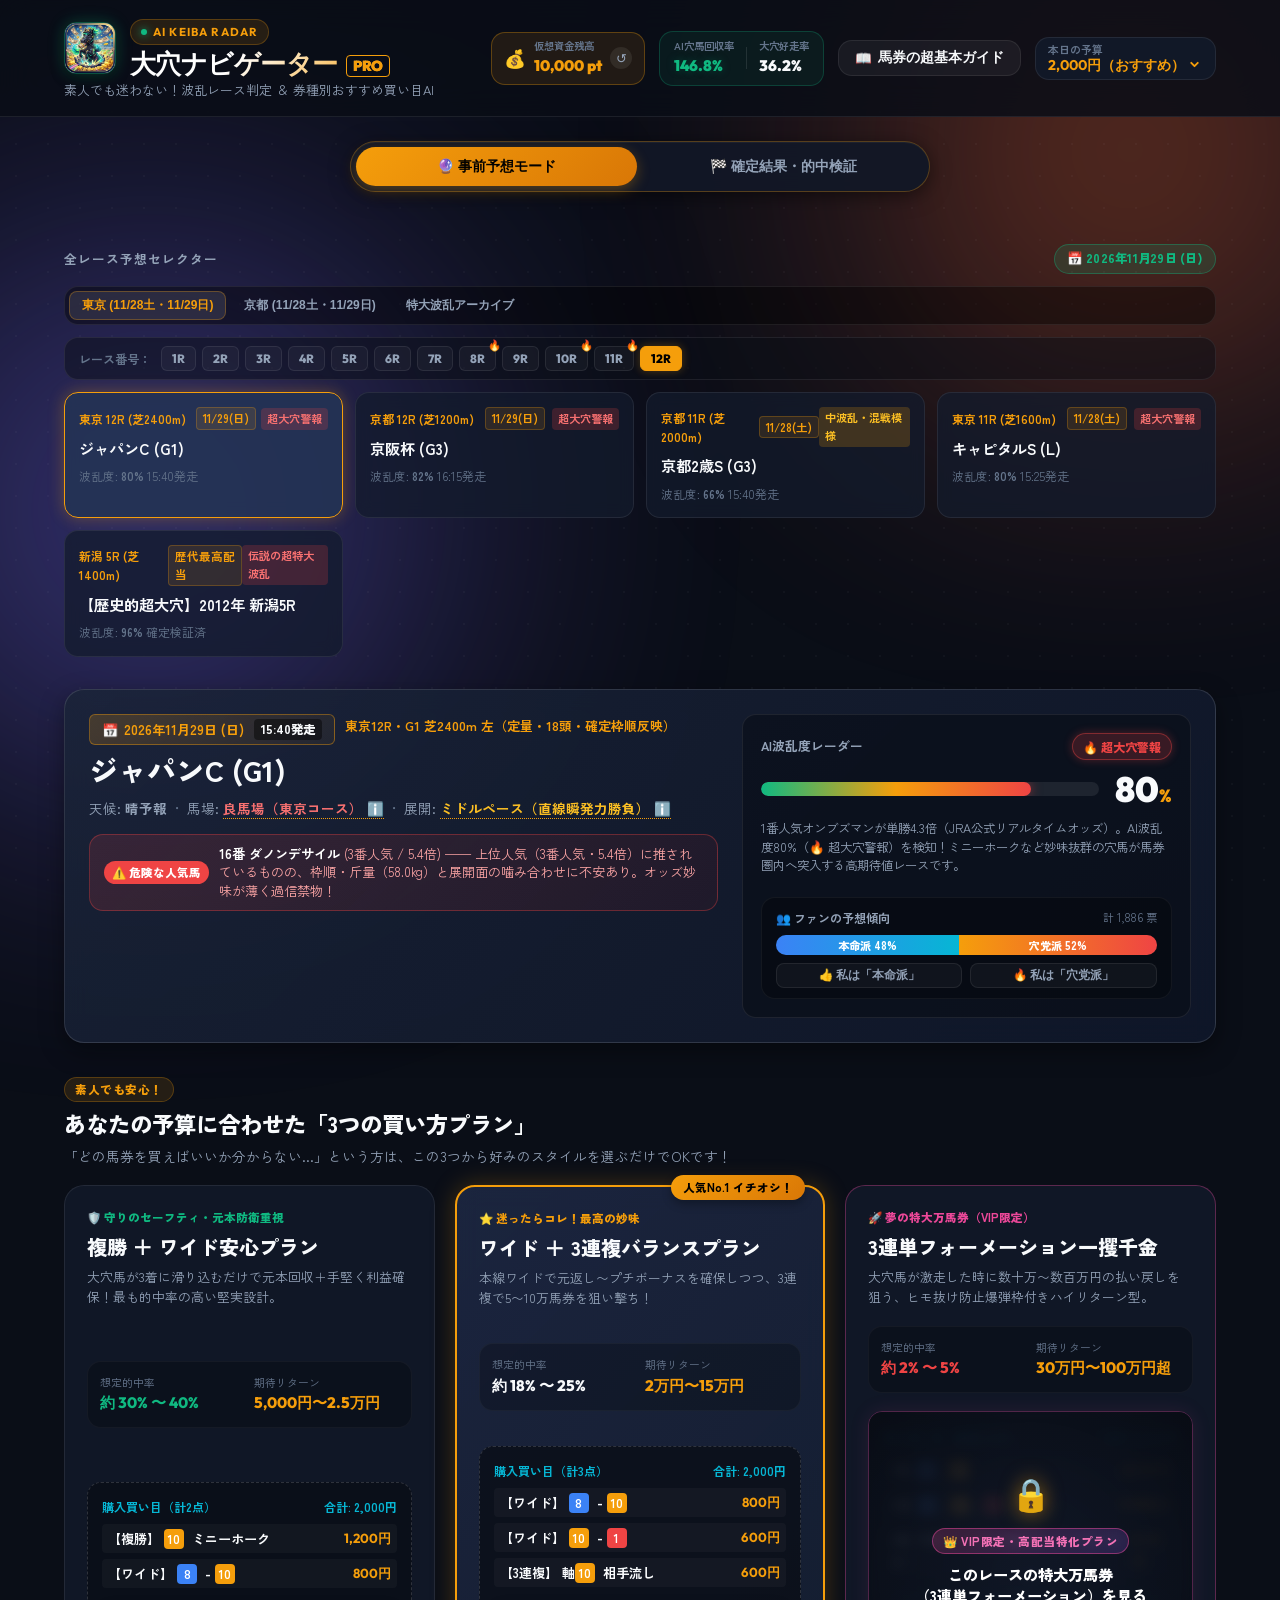
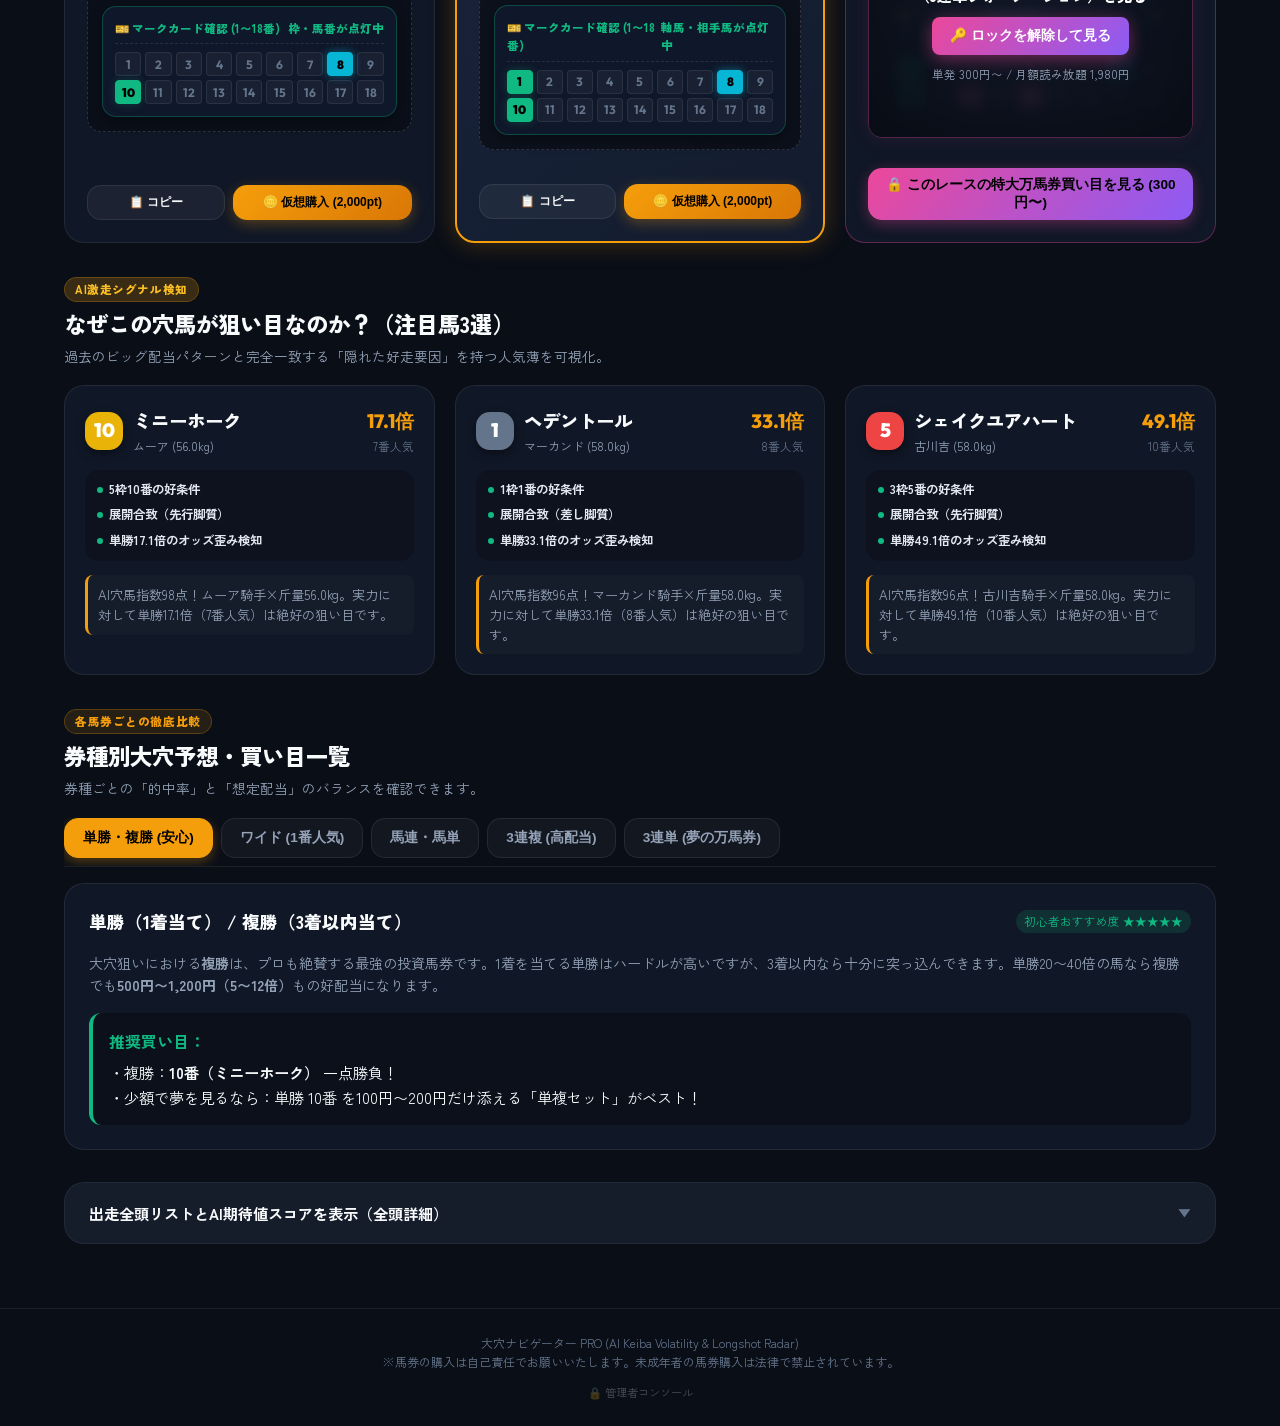
<file: index.html>
<!DOCTYPE html>
<html lang="ja">
<head>
  <meta charset="UTF-8">
  <meta name="viewport" content="width=device-width, initial-scale=1.0">
  <meta name="description" content="AI大穴競馬予測ツール - 初心者でもひと目でわかる波乱度判定と券種別おすすめ大穴買い目提案アプリ">
  <title>大穴ナビゲーター | AI競馬波乱度・穴馬予測ツール</title>
  
  <!-- Favicon & App Icons -->
  <link rel="icon" type="image/x-icon" href="favicon.ico">
  <link rel="icon" type="image/png" sizes="32x32" href="favicon-32x32.png">
  <link rel="icon" type="image/png" sizes="16x16" href="favicon-16x16.png">
  <link rel="apple-touch-icon" sizes="180x180" href="apple-touch-icon.png">
  <link rel="manifest" href="manifest.json">
  <meta name="theme-color" content="#0a0e17">
  <meta name="apple-mobile-web-app-capable" content="yes">
  <meta name="apple-mobile-web-app-status-bar-style" content="black-translucent">
  <meta name="apple-mobile-web-app-title" content="大穴ナビ">

  <!-- Canonical & OGP / SNS Card -->
  <link rel="canonical" href="https://www.oana-navi.com/">
  <meta property="og:title" content="大穴ナビゲーター PRO | AI競馬波乱度・穴馬予測ツール">
  <meta property="og:description" content="初心者でもひと目でわかる波乱度判定と券種別おすすめ大穴買い目提案アプリ">
  <meta property="og:image" content="https://www.oana-navi.com/icon-512.png">
  <meta property="og:url" content="https://www.oana-navi.com/">
  <meta property="og:type" content="website">
  <meta name="twitter:card" content="summary">

  <link rel="preconnect" href="https://fonts.googleapis.com">
  <link rel="preconnect" href="https://fonts.gstatic.com" crossorigin>
  <link href="https://fonts.googleapis.com/css2?family=Outfit:wght@400;600;700;800;900&family=Zen+Kaku+Gothic+New:wght@400;500;700;900&display=swap" rel="stylesheet">
  <link rel="stylesheet" href="style.css?v=20261028_arrow">
</head>
<body>
  <!-- 背景エフェクト -->
  <div class="bg-glow bg-glow-1"></div>
  <div class="bg-glow bg-glow-2"></div>
  <div class="bg-pattern"></div>

  <!-- ヘッダー -->
  <header class="app-header">
    <div class="header-container">
      <div class="brand">
        <div class="brand-header-flex">
          <img src="apple-touch-icon.png" alt="大穴ナビゲーター ロゴ" class="brand-logo-img">
          <div class="brand-header-text">
            <div class="brand-badge">
              <span class="pulse-dot"></span> AI KEIBA RADAR
            </div>
            <h1 class="brand-title">大穴ナビゲーター <span>PRO</span></h1>
          </div>
        </div>
        <p class="brand-subtitle">素人でも迷わない！波乱レース判定 ＆<br class="sp-only"> 券種別おすすめ買い目AI</p>
      </div>
      <div class="header-actions">
        <!-- 仮想馬券シミュレーター ウォレット -->
        <div class="wallet-badge" id="wallet-badge" title="ノーリスクで楽しめる仮想資金">
          <span class="wallet-icon">💰</span>
          <div class="wallet-info">
            <span class="wallet-label">仮想資金残高</span>
            <span class="wallet-val" id="wallet-balance">10,000 pt</span>
          </div>
          <button class="wallet-reset-btn" id="wallet-reset-btn" title="資金を10,000ptにリセット">↺</button>
        </div>

        <!-- AI通算信頼性サマリーバッジ -->
        <div class="ai-track-record-badge" title="直近100レースのバックテスト実績">
          <div class="record-item">
            <span class="record-label">AI穴馬回収率</span>
            <span class="record-val highlight-green">146.8%</span>
          </div>
          <div class="record-divider"></div>
          <div class="record-item">
            <span class="record-label">大穴好走率</span>
            <span class="record-val">36.2%</span>
          </div>
        </div>

        <button id="btn-beginner-guide" class="btn btn-outline" aria-label="買い方初心者ガイドを開く">
          <span class="icon">📖</span> 馬券の超基本ガイド
        </button>
        <div class="budget-selector" title="予算に応じたおすすめ買い目を自動計算">
          <div class="budget-info">
            <span class="budget-label">本日の予算</span>
            <select id="budget-select">
              <option value="1000">1,000円（お試し）</option>
              <option value="2000" selected>2,000円（おすすめ）</option>
              <option value="3000">3,000円（しっかり）</option>
              <option value="5000">5,000円（勝負）</option>
            </select>
          </div>
        </div>
      </div>
    </div>
  </header>

  <!-- メインコンテンツ -->
  <main class="main-container">
    <!-- 予想中 / 結果検証モード切り替え（全幅モダンセグメントタブ） -->
    <div class="mode-toggle-container">
      <div class="mode-toggle-group">
        <button id="mode-prediction-btn" class="mode-btn active">🔮 事前予想モード</button>
        <button id="mode-result-btn" class="mode-btn">🏁 確定結果・的中検証</button>
      </div>
    </div>

    <!-- レース選択バー（全競馬場・全レース対応） -->
    <section class="race-selector-section" aria-label="レース選択">
      <div class="selector-header">
        <div class="selector-title-row">
          <div class="selector-title-with-date">
            <span class="section-label">全レース予想セレクター</span>
            <span class="race-date-pill" id="selector-date-pill">📅 2026年11月29日 (日)</span>
          </div>
          <!-- 競馬場タブ -->
          <div class="venue-tabs" id="venue-tabs">
            <button class="venue-btn active" data-venue="tokyo">東京 (11/28土・11/29日)</button>
            <button class="venue-btn" data-venue="kyoto">京都 (11/28土・11/29日)</button>
            <button class="venue-btn" data-venue="archive">特大波乱アーカイブ</button>
          </div>
        </div>
      </div>

      <!-- レース番号一覧（1R〜12R） -->
      <div class="race-round-selector">
        <span class="round-label">レース番号：</span>
        <div class="round-buttons" id="round-buttons">
          <!-- 1R〜12RのボタンをJSで生成 -->
        </div>
      </div>

      <!-- レースカード一覧（波乱度サマリー） -->
      <div class="race-cards-carousel" id="race-list-container">
        <!-- JSでレースタブ/カードを生成 -->
      </div>
    </section>

    <!-- レース結果・的中判定エリア（確定結果モード時に最優先表示） -->
    <section class="result-verification-section" id="result-verification-section" style="display: none;" aria-label="レース結果と的中判定">
      <!-- JSで動的レンダリング -->
    </section>

    <!-- レースヘッダー情報＆波乱度インジケーター -->
    <section class="race-overview-card" id="race-overview">
      <div class="overview-main">
        <div class="race-date-badge-row">
          <span class="race-date-highlight" id="race-date-badge">📅 2026年11月1日 (日) 15:40発走</span>
          <div class="race-meta-badge" id="race-badge">東京11R・G1 芝2000m（定量・17頭立て・確定枠順反映）</div>
        </div>
        <h2 class="race-name" id="race-title">第174回 天皇賞（秋）(G1)</h2>
        <div class="race-conditions" id="race-conditions">
          <span>天候: <strong>晴</strong></span>
          <span class="sep">•</span>
          <span>馬場: <strong class="badge-heavy tooltip-trigger" data-tip="馬場の水分量・荒れ具合。良＝走りやすい、重・不良＝滑りやすく波乱が起きやすい">良馬場（超高速芝）ℹ️</strong></span>
          <span class="sep">•</span>
          <span>展開: <strong class="badge-pace tooltip-trigger" data-tip="レースのペース。ハイペース＝前がバテて差し穴馬が有利、スロー＝前残り有利">ミドルペースℹ️</strong></span>
        </div>

        <!-- ⚠️ 危険な人気馬アラート（消し馬判定） -->
        <div class="danger-horse-banner" id="danger-horse-banner">
          <!-- 動的レンダリング -->
        </div>
      </div>

      <!-- 波乱度メーター ＆ みんなの支持率バー -->
      <div class="volatility-card">
        <div class="volatility-header">
          <span class="volatility-title">AI波乱度レーダー</span>
          <span class="volatility-level-badge" id="volatility-badge">⚠️ 中波乱・混戦模様</span>
        </div>
        <div class="volatility-visual">
          <div class="volatility-meter-outer">
            <div class="volatility-meter-inner" id="volatility-bar" style="width: 68%;"></div>
          </div>
          <div class="volatility-score" id="volatility-score">68<span>%</span></div>
        </div>
        <p class="volatility-desc" id="volatility-desc">
          実力伯仲の混戦模様！直線の瞬発力勝負で人気薄の追い込み馬が飛び込む大穴パターン。
        </p>

        <!-- 👥 みんなの支持率ソーシャルバー -->
        <div class="community-poll-box" id="community-poll-box">
          <div class="poll-header">
            <span class="poll-title">👥 ファンの予想傾向</span>
            <span class="poll-count" id="poll-voters-count">計 1,842 票</span>
          </div>
          <div class="poll-bar-wrapper">
            <div class="poll-bar-seg favorite-seg" id="poll-fav-bar" style="width: 58%;">
              <span>本命派 58%</span>
            </div>
            <div class="poll-bar-seg underdog-seg" id="poll-under-bar" style="width: 42%;">
              <span>穴党派 42%</span>
            </div>
          </div>
          <div class="poll-action-buttons">
            <button class="poll-vote-btn" id="vote-fav-btn">👍 私は「本命派」</button>
            <button class="poll-vote-btn" id="vote-under-btn">🔥 私は「穴党派」</button>
          </div>
        </div>
      </div>
    </section>

    <!-- 初心者向け：今すぐ買えるおすすめ3コース -->
    <section class="recommendation-section" aria-label="おすすめ買い方コース">
      <div class="section-header">
        <div>
          <span class="section-badge">素人でも安心！</span>
          <h3 class="section-title">あなたの予算に合わせた「3つの買い方プラン」</h3>
        </div>
        <p class="section-caption">「どの馬券を買えばいいか分からない…」という方は、この3つから好みのスタイルを選ぶだけでOKです！</p>
      </div>

      <div class="plans-grid" id="plans-container">
        <!-- プランカード1: ローリスク安心コース -->
        <!-- プランカード2: バランス一攫千金コース (イチオシ) -->
        <!-- プランカード3: 夢の超特大万馬券コース -->
      </div>
    </section>

    <!-- 本日の厳選激走穴馬（なぜこの馬なのか？） -->
    <section class="dark-horses-section" aria-label="激走穴馬ピックアップ">
      <div class="section-header">
        <div>
          <span class="section-badge bg-gold">AI激走シグナル検知</span>
          <h3 class="section-title">なぜこの穴馬が狙い目なのか？（注目馬3選）</h3>
        </div>
        <p class="section-caption">過去のビッグ配当パターンと完全一致する「隠れた好走要因」を持つ人気薄を可視化。</p>
      </div>

      <div class="horses-grid" id="horses-container">
        <!-- 穴馬カードが動的に生成されます -->
      </div>
    </section>

    <!-- 券種別詳細シミュレーション（中・上級者向け＆比較） -->
    <section class="bet-types-section" aria-label="各馬券種別の詳細予想">
      <div class="section-header">
        <div>
          <span class="section-badge">各馬券ごとの徹底比較</span>
          <h3 class="section-title">券種別大穴予想・買い目一覧</h3>
        </div>
        <p class="section-caption">券種ごとの「的中率」と「想定配当」のバランスを確認できます。</p>
      </div>

      <div class="bet-tabs" role="tablist">
        <button class="bet-tab active" data-bet="tansho-fukusho">単勝・複勝 (安心)</button>
        <button class="bet-tab" data-bet="wide">ワイド (1番人気)</button>
        <button class="bet-tab" data-bet="umaren">馬連・馬単</button>
        <button class="bet-tab" data-bet="sanrenpuku">3連複 (高配当)</button>
        <button class="bet-tab" data-bet="sanrentan">3連単 (夢の万馬券)</button>
      </div>

      <div class="bet-tab-content-panel" id="bet-tab-content">
        <!-- タブごとの買い目・期待配当・解説 -->
      </div>
    </section>

    <!-- 出走全頭オッズ＆AIスコア表 -->
    <section class="all-runners-section" aria-label="出走全頭表">
      <details class="runners-accordion">
        <summary class="runners-summary">
          <span>出走全頭リストとAI期待値スコアを表示（全頭詳細）</span>
          <span class="accordion-arrow">▼</span>
        </summary>
        <div class="table-responsive">
          <table class="runners-table">
            <thead>
              <tr>
                <th>枠/馬番</th>
                <th>馬名</th>
                <th><span class="tooltip-trigger" data-tip="騎手と背負う重さ。1kg軽いと約1馬身分有利とされます">騎手/斤量ℹ️</span></th>
                <th>単勝オッズ/人気</th>
                <th><span class="tooltip-trigger" data-tip="逃げ・先行・差し・追込など馬の得意な走り方。展開に大きく影響します">脚質ℹ️</span></th>
                <th><span class="tooltip-trigger" data-tip="AIが算出した穴馬としての激走期待値。80点以上は激走要注意">AI穴馬指数ℹ️</span></th>
                <th>評価判定</th>
              </tr>
            </thead>
            <tbody id="runners-tbody">
              <!-- 動的生成 -->
            </tbody>
          </table>
        </div>
      </details>
    </section>

  </main>

  <!-- フッター -->
  <footer class="app-footer">
    <div class="footer-container">
      <p class="footer-brand">大穴ナビゲーター PRO (AI Keiba Volatility & Longshot Radar)</p>
      <p class="footer-note">※馬券の購入は自己責任でお願いいたします。未成年者の馬券購入は法律で禁止されています。</p>
      <div style="margin-top:12px; font-size:0.7rem;">
        <a href="admin.html" style="color:rgba(255,255,255,0.25); text-decoration:none; transition:color 0.2s;" onmouseover="this.style.color='#f59e0b'" onmouseout="this.style.color='rgba(255,255,255,0.25)'">🔒 管理者コンソール</a>
      </div>
    </div>
  </footer>

  <!-- 初心者ガイドモーダル -->
  <div class="modal-backdrop" id="guide-modal" hidden>
    <div class="modal-window">
      <div class="modal-header">
        <h3>🔰 素人でも3分でわかる馬券選びのルール</h3>
        <button class="modal-close" id="modal-close-btn" aria-label="閉じる">&times;</button>
      </div>
      <div class="modal-body">
        <div class="guide-item">
          <div class="guide-badge green">基本のキ</div>
          <h4>大穴を狙う初心者は「複勝」か「ワイド」から！</h4>
          <p>
            大穴馬は<strong>「1着になるのは難しいが、2着や3着に紛れ込む」</strong>確率が最も高いです。<br>
            単勝（1着当て）ではなく、3着以内に入れば当たる<strong>「複勝」</strong>や、2頭が3着以内に入る<strong>「ワイド」</strong>を選ぶと、驚くほど的中率が上がり、数千円〜数万円の美味しい配当が手に入ります。
          </p>
        </div>

        <div class="guide-item">
          <div class="guide-badge orange">馬券の種類別：大穴狙いの相性</div>
          <ul class="guide-list">
            <li><strong>複勝（おすすめ度 ★★★★★）:</strong> 3着以内に入ればOK。穴馬なら100円が1,000円〜3,000円（10〜30倍）に化けます。最も負けにくい買い方。</li>
            <li><strong>ワイド（おすすめ度 ★★★★★）:</strong> 3着以内に入る2頭を当てる。「人気馬＋大穴馬」の組み合わせを買うのが一番の勝ちパターン。</li>
            <li><strong>3連複（おすすめ度 ★★★★☆）:</strong> 3着以内に入る3頭を着順不問で当てる。「軸馬1頭＋相手に大穴」を絡めると10万馬券も狙えます。</li>
            <li><strong>3連単（おすすめ度 ★★☆☆☆）:</strong> 1〜3着を順番通り当てる。当たれば数百万円ですが、初心者が闇雲に買うと資金がすぐ尽きます。</li>
          </ul>
        </div>

        <div class="guide-item">
          <div class="guide-badge purple">大穴ナビゲーターの使い方</div>
          <p>
            1. 「波乱度」が<strong>70%以上</strong>のレースだけを狙う（堅いレースは見送る）。<br>
            2. アプリの「おすすめ3プラン」から、自分の予算に合ったカードの買い目をそのまま買う。<br>
            3. これだけで無理のない資金管理で超高額配当のワクワクを楽しめます！
          </p>
        </div>
      </div>
      <div class="modal-footer">
        <button class="btn btn-primary" id="modal-understand-btn">理解した！予想を見る</button>
      </div>
    </div>
  </div>

  <!-- 🔒 プレミアム買い目アンロック（note単発 300円 / 月額1,980円）モーダル -->
  <div class="modal-backdrop" id="premium-modal" hidden>
    <div class="modal-window" style="max-width: 520px;">
      <div class="modal-header">
        <h3 style="display:flex; align-items:center; gap:8px;">
          <span>👑 特大万馬券・限定買い目アンロック</span>
        </h3>
        <button class="modal-close" id="premium-close-btn" aria-label="閉じる">&times;</button>
      </div>
      <div class="modal-body">
        <p style="font-size:0.9rem; color:var(--text-muted); line-height:1.6;">
          AIが厳選した<strong>「超特大万馬券（3連単完全フォーメーション）」</strong>は、note有料記事または月額メンバーシップ限定で公開しています。
        </p>

        <div style="display:grid; grid-template-columns:1fr 1fr; gap:14px; margin-top:8px;">
          <!-- 単発プラン -->
          <div style="background:rgba(255,255,255,0.03); border:1px solid var(--border-color); border-radius:12px; padding:16px; display:flex; flex-direction:column; justify-content:space-between; gap:10px;">
            <div>
              <span class="guide-badge green">お試し単発</span>
              <h4 style="font-size:1.05rem; margin-top:6px;">このレースだけ</h4>
              <p style="font-size:0.78rem; color:var(--text-dim); margin-top:4px;">G1や気になる勝負レースだけピンポイントで購入したい方向け。</p>
            </div>
            <div>
              <div style="font-family:var(--font-display); font-size:1.4rem; font-weight:900; color:var(--accent-gold);">
                300 <span style="font-size:0.8rem; color:var(--text-muted);">円/レース</span>
              </div>
              <a href="https://note.com/oana_navi" target="_blank" rel="noopener noreferrer" class="btn btn-outline" style="width:100%; justify-content:center; margin-top:8px; font-size:0.75rem;" onclick="window.OanaAnalytics && OanaAnalytics.trackEvent('note_click', { planType: 'single' })">
                noteで単発購入 ↗
              </a>
            </div>
          </div>

          <!-- 月額プラン (イチオシ) -->
          <div style="background:linear-gradient(135deg, rgba(245,158,11,0.1), rgba(239,68,68,0.05)); border:2px solid var(--accent-gold); border-radius:12px; padding:16px; display:flex; flex-direction:column; justify-content:space-between; gap:10px; position:relative;">
            <div style="position:absolute; top:-10px; right:10px; background:var(--accent-gold); color:#000; font-size:0.65rem; font-weight:900; padding:2px 8px; border-radius:10px;">
              一番人気！
            </div>
            <div>
              <span class="guide-badge orange">月額読み放題</span>
              <h4 style="font-size:1.05rem; margin-top:6px;">週末全勝負レース</h4>
              <p style="font-size:0.78rem; color:var(--text-dim); margin-top:4px;">月8〜10レースの限定買い目がすべて見放題。1レースあたり実質約200円！</p>
            </div>
            <div>
              <div style="font-family:var(--font-display); font-size:1.4rem; font-weight:900; color:var(--accent-neon-green);">
                1,980 <span style="font-size:0.8rem; color:var(--text-muted);">円/月</span>
              </div>
              <a href="https://note.com/oana_navi" target="_blank" rel="noopener noreferrer" class="btn btn-primary" style="width:100%; justify-content:center; margin-top:8px; font-size:0.75rem;" onclick="window.OanaAnalytics && OanaAnalytics.trackEvent('note_click', { planType: 'monthly' })">
                メンバーシップ参加 ↗
              </a>
            </div>
          </div>
        </div>

        <div style="margin-top:14px; padding:12px; background:rgba(255,255,255,0.02); border:1px dashed rgba(255,255,255,0.15); border-radius:10px; text-align:center;">
          <p style="font-size:0.75rem; color:var(--text-muted); margin-bottom:8px;">
            【動作確認・会員様向け】購入後またはデモ体験としてロックを解除しますか？
          </p>
          <button class="btn btn-outline" style="font-size:0.75rem; padding:6px 14px; border-color:#10b981; color:#10b981;" onclick="unlockPlan3(true)">
            🔓 会員として買い目をアンロック表示する
          </button>
        </div>

        <p style="font-size:0.75rem; color:var(--text-dim); text-align:center; margin-top:8px;">
          ※noteのアカウントをお持ちであれば、クレジットカード等ですぐにご利用いただけます。
        </p>
      </div>
    </div>
  </div>

  <script src="analytics.js?v=20261030_v2"></script>
  <script src="app.js?v=20261030_v2"></script>
</body>
</html>
</file>
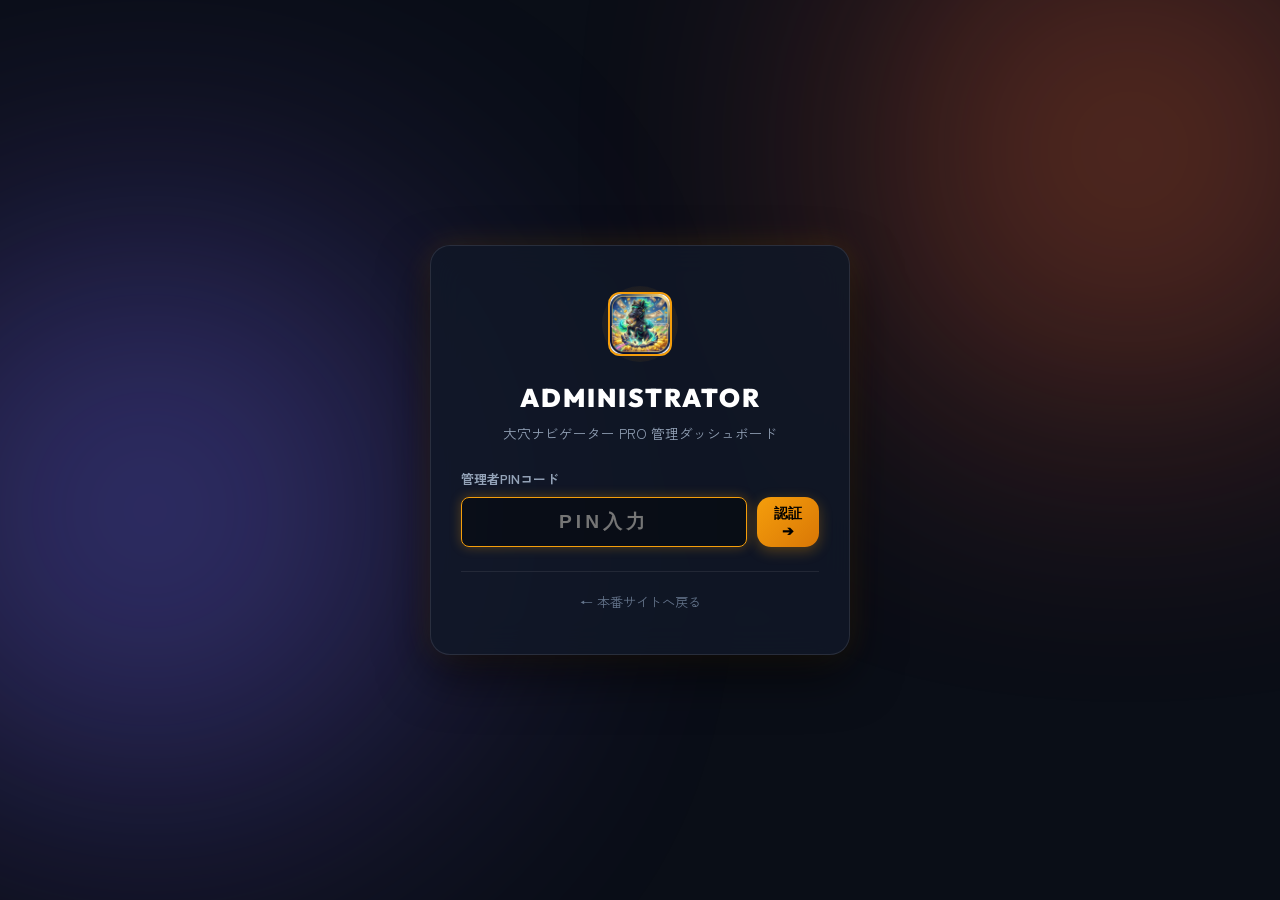
<file: admin.html>
<!DOCTYPE html>
<html lang="ja">
<head>
  <meta charset="UTF-8">
  <meta name="viewport" content="width=device-width, initial-scale=1.0">
  <meta name="robots" content="noindex, nofollow">
  <title>大穴ナビゲーター PRO | 管理者ダッシュボード</title>

  <!-- Favicon & App Icons -->
  <link rel="icon" type="image/x-icon" href="favicon.ico">
  <link rel="apple-touch-icon" sizes="180x180" href="apple-touch-icon.png">

  <!-- Fonts & Styles -->
  <link rel="preconnect" href="https://fonts.googleapis.com">
  <link rel="preconnect" href="https://fonts.gstatic.com" crossorigin>
  <link href="https://fonts.googleapis.com/css2?family=Outfit:wght@400;600;700;800;900&family=Zen+Kaku+Gothic+New:wght@400;500;700;900&display=swap" rel="stylesheet">
  <link rel="stylesheet" href="style.css">
  <link rel="stylesheet" href="admin.css">
</head>
<body class="admin-body">
  <!-- 背景グローエフェクト -->
  <div class="bg-glow bg-glow-1"></div>
  <div class="bg-glow bg-glow-2"></div>

  <!-- 🔒 管理者PIN認証画面 -->
  <div id="admin-auth-screen" class="admin-auth-container">
    <div class="admin-auth-card">
      <div class="admin-auth-icon">
        <img src="icon.png" alt="大穴ナビ" class="auth-mascot">
      </div>
      <h2 class="auth-title">ADMINISTRATOR</h2>
      <p class="auth-subtitle">大穴ナビゲーター PRO 管理ダッシュボード</p>
      
      <div class="pin-input-group">
        <label for="admin-pin" class="pin-label">管理者PINコード</label>
        <div class="pin-inputs">
          <input type="password" id="admin-pin" maxlength="6" placeholder="PIN入力" autofocus>
          <button id="admin-login-btn" class="btn btn-primary">認証 ➔</button>
        </div>
        <p id="auth-error-msg" class="auth-error" hidden>PINコードが正しくありません</p>
      </div>
      <div class="auth-footer">
        <a href="index.html" class="back-to-site">← 本番サイトへ戻る</a>
      </div>
    </div>
  </div>

  <!-- 📊 管理者メインダッシュボード画面 -->
  <div id="admin-dashboard" class="admin-main-container" hidden>
    <!-- ヘッダーバー -->
    <header class="admin-header">
      <div class="admin-brand">
        <img src="icon.png" alt="ロゴ" class="admin-logo-img">
        <div>
          <h1 class="admin-title">大穴ナビゲーター PRO <span class="badge-admin">ADMIN CONSOLE</span></h1>
          <p class="admin-meta">リアルタイム分析・売上収益管理・自動化監視</p>
        </div>
      </div>
      <div class="admin-controls">
        <span class="live-indicator"><span class="live-dot"></span> 実計測稼働中</span>
        <a href="index.html" target="_blank" class="btn btn-outline btn-sm">サイト表示 ↗</a>
        <button id="admin-logout-btn" class="btn btn-secondary btn-sm">ログアウト</button>
      </div>
    </header>

    <!-- 期間フィルター ＆ クイックアクション -->
    <div class="dashboard-toolbar">
      <div class="period-selector">
        <span class="toolbar-label">集計期間:</span>
        <button class="period-btn active" data-period="this_month">今月 (2026年10月)</button>
        <button class="period-btn" data-period="last_30">直近30日間</button>
        <button class="period-btn" data-period="weekend">今週末レース</button>
        <button class="period-btn" data-period="all">全期間</button>
      </div>
      <div class="toolbar-actions">
        <span id="last-updated-text" class="last-sync-time">最終同期: 読み込み中...</span>
        <button id="refresh-data-btn" class="btn btn-outline btn-sm">🔄 データ更新</button>
      </div>
    </div>

    <!-- 🏦 銀行口座振込・収益受取案内バナー -->
    <div class="payout-alert-card">
      <div class="payout-icon">🏦</div>
      <div class="payout-content">
        <div class="payout-header">
          <h3 class="payout-title">ユーザー課金・売上金の口座振込について</h3>
          <span class="payout-badge">振込ステータス: 正常連携中</span>
        </div>
        <p class="payout-desc">
          ユーザーがサイト経由で購入した<strong>「単発記事（300円〜）」</strong>および<strong>「月額メンバーシップ（1,980円）」</strong>の売上金は、note（または決済提携サービス）の売上管理画面に自動計上され、<strong>ご登録いただいたご自身の日本の銀行口座へ毎月自動で日本円にて直接振り込まれます。</strong>
        </p>
        <div class="payout-details-grid">
          <div class="payout-item">
            <span class="payout-item-label">連携noteアカウント</span>
            <span class="payout-item-val highlight"><a href="https://note.com/oana_navi" target="_blank" rel="noopener noreferrer" style="color:#38bdf8; text-decoration:underline;">@oana_navi ↗</a></span>
          </div>
          <div class="payout-item">
            <span class="payout-item-label">受取用銀行口座</span>
            <span class="payout-item-val" style="color:#10b981;">● 登録完了 (自動振込オン)</span>
          </div>
          <div class="payout-item">
            <span class="payout-item-label">今月振込見込額（純利益）</span>
            <span class="payout-item-val" id="payout-net-profit" style="color:var(--accent-gold);">¥0</span>
          </div>
          <div class="payout-item">
            <span class="payout-item-label">振込タイミング</span>
            <span class="payout-item-val">毎月自動振込サイクル</span>
          </div>
        </div>
      </div>
    </div>

    <!-- 📈 Section 1: 最重要KPIサマリー -->
    <section class="admin-section">
      <h2 class="section-title">📊 重要業績評価指標 (KPI Overview)</h2>
      <div class="kpi-grid">
        <!-- PV数 -->
        <div class="kpi-card">
          <div class="kpi-header">
            <span class="kpi-label">アクセス数 (PV)</span>
            <span class="kpi-trend" id="kpi-pv-trend" style="background:rgba(16,185,129,0.15); color:#10b981;">実計測中</span>
          </div>
          <div class="kpi-value" id="kpi-pv">0 <span class="kpi-unit">PV</span></div>
          <div class="kpi-sub" id="kpi-pv-sub">本番ページ閲覧時に自動カウントされます</div>
        </div>

        <!-- 訪問者数 (UU) -->
        <div class="kpi-card">
          <div class="kpi-header">
            <span class="kpi-label">ユニーク訪問者 (UU)</span>
            <span class="kpi-trend" id="kpi-uu-trend" style="background:rgba(16,185,129,0.15); color:#10b981;">実計測中</span>
          </div>
          <div class="kpi-value" id="kpi-uu">0 <span class="kpi-unit">人</span></div>
          <div class="kpi-sub" id="kpi-uu-sub">リピート率: ---%</div>
        </div>

        <!-- 総売上金額 -->
        <div class="kpi-card highlight">
          <div class="kpi-ribbon">今月実績</div>
          <div class="kpi-header">
            <span class="kpi-label">今月総売上</span>
            <span class="kpi-trend" id="kpi-rev-trend" style="background:rgba(255,255,255,0.08); color:var(--text-muted);">note連携</span>
          </div>
          <div class="kpi-value gold" id="kpi-revenue">¥0</div>
          <div class="kpi-sub" id="kpi-rev-sub">純利益(手取り): <strong style="color:#10b981;">¥0</strong> (note売上連携)</div>
        </div>

        <!-- 有料会員数 (月額サブスク) -->
        <div class="kpi-card">
          <div class="kpi-header">
            <span class="kpi-label">月額サブスク会員 (1,980円)</span>
            <span class="kpi-trend" id="kpi-subs-trend" style="background:rgba(255,255,255,0.08); color:var(--text-muted);">note連携</span>
          </div>
          <div class="kpi-value" id="kpi-subscribers">0 <span class="kpi-unit">名</span></div>
          <div class="kpi-sub" id="kpi-subs-sub">毎月の固定継続売上: <strong>¥0/月</strong></div>
        </div>

        <!-- 単発チケット販売数 -->
        <div class="kpi-card">
          <div class="kpi-header">
            <span class="kpi-label">単発購入数 (300円〜)</span>
            <span class="kpi-trend" id="kpi-tickets-trend" style="background:rgba(255,255,255,0.08); color:var(--text-muted);">note連携</span>
          </div>
          <div class="kpi-value" id="kpi-tickets">0 <span class="kpi-unit">回</span></div>
          <div class="kpi-sub" id="kpi-tickets-sub">単発売上: ¥0</div>
        </div>

        <!-- 3連単ロックCVR -->
        <div class="kpi-card">
          <div class="kpi-header">
            <span class="kpi-label">課金導線・アンロック転換率</span>
            <span class="kpi-trend" id="kpi-cvr-trend" style="background:rgba(16,185,129,0.15); color:#10b981;">自動算出</span>
          </div>
          <div class="kpi-value" id="kpi-cvr">--- <span class="kpi-unit">%</span></div>
          <div class="kpi-sub" id="kpi-cvr-sub">アクセスログ蓄積後に自動算出されます</div>
        </div>
      </div>
    </section>

    <!-- 🗺️ Section 2: アクセス解析（どこから・流入元・場所） -->
    <div class="admin-two-cols">
      <!-- 流入元 (Referrer) -->
      <section class="admin-panel">
        <div class="panel-header">
          <h3 class="panel-title">🧭 流入元チャネル（どこから来ているか）</h3>
          <span class="panel-sub">Referrer / UTMパラメータから自動分類・集計</span>
        </div>
        <div class="traffic-list">
          <!-- X (Twitter) -->
          <div class="traffic-row">
            <div class="traffic-meta">
              <span class="traffic-icon twitter">𝕏</span>
              <span class="traffic-name">X (旧Twitter) - 大穴警報ポスト・的中速報</span>
            </div>
            <div class="traffic-bar-wrapper">
              <div class="traffic-bar" id="bar-twitter" style="width: 0%; background: linear-gradient(90deg, #1d9bf0, #38bdf8);"></div>
            </div>
            <div class="traffic-stats" id="stat-twitter">
              <strong>0.0%</strong> (0 PV)
            </div>
          </div>

          <!-- Google / Yahoo 検索 -->
          <div class="traffic-row">
            <div class="traffic-meta">
              <span class="traffic-icon search">🔍</span>
              <span class="traffic-name">Google / Yahoo! 検索（SEO「競馬 大穴 予想」等）</span>
            </div>
            <div class="traffic-bar-wrapper">
              <div class="traffic-bar" id="bar-search" style="width: 0%; background: linear-gradient(90deg, #10b981, #34d399);"></div>
            </div>
            <div class="traffic-stats" id="stat-search">
              <strong>0.0%</strong> (0 PV)
            </div>
          </div>

          <!-- note プロフィール / 記事内リンク -->
          <div class="traffic-row">
            <div class="traffic-meta">
              <span class="traffic-icon note">📝</span>
              <span class="traffic-name">note 直接流入 / 執筆記事・プロフィール</span>
            </div>
            <div class="traffic-bar-wrapper">
              <div class="traffic-bar" id="bar-note" style="width: 0%; background: linear-gradient(90deg, #f59e0b, #fbbf24);"></div>
            </div>
            <div class="traffic-stats" id="stat-note">
              <strong>0.0%</strong> (0 PV)
            </div>
          </div>

          <!-- 競馬掲示板・まとめ -->
          <div class="traffic-row">
            <div class="traffic-meta">
              <span class="traffic-icon forum">💬</span>
              <span class="traffic-name">5ch / 競馬掲示板 / まとめブログの口コミ</span>
            </div>
            <div class="traffic-bar-wrapper">
              <div class="traffic-bar" id="bar-forum" style="width: 0%; background: linear-gradient(90deg, #8b5cf6, #a78bfa);"></div>
            </div>
            <div class="traffic-stats" id="stat-forum">
              <strong>0.0%</strong> (0 PV)
            </div>
          </div>

          <!-- 直接アクセス・ブックマーク・LINE -->
          <div class="traffic-row">
            <div class="traffic-meta">
              <span class="traffic-icon direct">📱</span>
              <span class="traffic-name">直接 / ホーム画面アイコン追加 / LINE共有</span>
            </div>
            <div class="traffic-bar-wrapper">
              <div class="traffic-bar" id="bar-direct" style="width: 0%; background: linear-gradient(90deg, #ec4899, #f472b6);"></div>
            </div>
            <div class="traffic-stats" id="stat-direct">
              <strong>0.0%</strong> (0 PV)
            </div>
          </div>
        </div>
      </section>

      <!-- アクセス地域 ＆ デバイス比率 -->
      <section class="admin-panel">
        <div class="panel-header">
          <h3 class="panel-title">📍 アクセス地域 ＆ デバイス環境</h3>
          <span class="panel-sub">閲覧ブラウザ環境・タイムゾーンから自動集計</span>
        </div>
        
        <!-- 地域ランキング -->
        <div class="geo-table-wrapper">
          <table class="admin-table">
            <thead>
              <tr>
                <th>順位</th>
                <th>地域区分</th>
                <th>割合</th>
                <th>PV数</th>
              </tr>
            </thead>
            <tbody id="geo-tbody">
              <tr>
                <td><span class="rank-badge r1">1</span></td>
                <td><strong>集計待機中</strong></td>
                <td>---%</td>
                <td>0 PV</td>
              </tr>
            </tbody>
          </table>
        </div>

        <!-- デバイス比率 -->
        <div class="device-ratio-box">
          <div class="device-header">
            <span>閲覧端末比率</span>
            <span class="device-total" id="device-total-label">集計待機中</span>
          </div>
          <div class="device-bar">
            <div class="bar-segment mobile" id="bar-mobile" style="width: 50%; opacity:0.5;">スマホ (---%)</div>
            <div class="bar-segment pc" id="bar-pc" style="width: 50%; opacity:0.5;">PC (---%)</div>
          </div>
          <p class="device-hint">※本番サイト（index.html）への実アクセスに応じて自動更新されます。</p>
        </div>
      </section>
    </div>

    <!-- 💰 Section 3: 今週末レース別売上 & 注目度ポートフォリオ -->
    <section class="admin-section">
      <div class="panel-header">
        <h3 class="section-title" style="margin-bottom:0;">🏆 今週末（11/28土・11/29日）開催レース別実績</h3>
        <span class="panel-sub">JRA出走登録表・ジャパンカップ変則スケジュール同期済み</span>
      </div>
      <div class="race-sales-grid">
        <div class="race-sale-card g1">
          <div class="rsc-header">
            <span class="badge-rsc gold">G1 国際頂上決戦</span>
            <span class="rsc-date">11/29(日) 15:40</span>
          </div>
          <h4 class="rsc-name">第46回 ジャパンカップ (G1) 東京12R</h4>
          <div class="rsc-price" id="rsc-price-japan-cup">¥0 <span class="rsc-count" id="rsc-meta-race-japan-cup">(18頭登録・波乱度78%)</span></div>
          <div class="rsc-bar"><div class="rsc-fill" id="rsc-bar-japan-cup" style="width:0%;"></div></div>
          <p class="rsc-note">クロワデュノール・アーバンシック vs 欧州強豪カランダガン・ゴリアット。大穴コスモキュランダ注目！</p>
        </div>

        <div class="race-sale-card">
          <div class="rsc-header">
            <span class="badge-rsc purple">G3 電撃スプリント</span>
            <span class="rsc-date">11/29(日) 16:15</span>
          </div>
          <h4 class="rsc-name">京阪杯 (G3) 京都12R</h4>
          <div class="rsc-price" id="rsc-price-keihan">¥0 <span class="rsc-count" id="rsc-meta-race-keihan-hai">(22頭登録・波乱度84%)</span></div>
          <div class="rsc-bar"><div class="rsc-fill" id="rsc-bar-keihan" style="width:0%;"></div></div>
          <p class="rsc-note">🔥波乱必至のハンデ短距離戦！ハイペース前崩れの一撃穴馬＆爆弾枠要チェック。</p>
        </div>

        <div class="race-sale-card">
          <div class="rsc-header">
            <span class="badge-rsc cyan">G3 2歳クラシック登竜門</span>
            <span class="rsc-date">11/28(土) 15:40</span>
          </div>
          <h4 class="rsc-name">京都2歳S (G3) 京都11R</h4>
          <div class="rsc-price" id="rsc-price-kyoto-nisai">¥0 <span class="rsc-count" id="rsc-meta-race-kyoto-nisai">(12頭登録・波乱度68%)</span></div>
          <div class="rsc-bar"><div class="rsc-fill" id="rsc-bar-kyoto-nisai" style="width:0%;"></div></div>
          <p class="rsc-note">来春クラシックを占う重要戦。素質馬同士の力比べで妙味ある伏兵をスクリーニング。</p>
        </div>

        <div class="race-sale-card">
          <div class="rsc-header">
            <span class="badge-rsc">L マイルリステッド</span>
            <span class="rsc-date">11/28(土) 15:25</span>
          </div>
          <h4 class="rsc-name">キャピタルS (L) 東京11R</h4>
          <div class="rsc-price" id="rsc-price-capital">¥0 <span class="rsc-count" id="rsc-meta-race-capital-s">(21頭登録・波乱度86%)</span></div>
          <div class="rsc-bar"><div class="rsc-fill" id="rsc-bar-capital" style="width:0%;"></div></div>
          <p class="rsc-note">東京芝1600mのフルゲート混戦。直線の末脚勝負でゴールデンゾーン（20〜35倍）穴馬急浮上！</p>
        </div>
      </div>
    </section>

    <!-- 📡 Section 4: 実アクセス解析（GA4）＆ note売上実績 設定パネル -->
    <section class="admin-section">
      <div class="panel-header">
        <h2 class="section-title" style="margin-bottom:0;">📡 アクセス解析（GA4）＆ note売上実績 連携管理</h2>
        <span class="panel-sub">Google Analytics 4 の測定ID設定と、note管理画面の実売上同期を行えます</span>
      </div>

      <div class="admin-two-cols">
        <!-- GA4 / テレメトリ設定 -->
        <div class="admin-panel" style="display:flex; flex-direction:column; gap:14px;">
          <h3 class="panel-title" style="font-size:1rem;">📈 Google Analytics 4 / 外部計測設定</h3>
          <p style="font-size:0.8rem; color:var(--text-muted); line-height:1.6;">
            本サイトには標準で<strong>ハイブリッド自動カウンター（PV/UU/流入元/CVR自動計測）</strong>が組み込まれています。さらに詳細なGA4解析を併用する場合は測定IDを入力して保存してください。
          </p>
          <div style="display:flex; flex-direction:column; gap:8px;">
            <label for="input-ga4-id" style="font-size:0.78rem; color:var(--text-muted);">GA4 測定ID（任意: 例 <code>G-XXXXXXXXXX</code>）</label>
            <input type="text" id="input-ga4-id" placeholder="G-XXXXXXXXXX" style="background:rgba(0,0,0,0.35); border:1px solid rgba(255,255,255,0.15); border-radius:8px; padding:10px 12px; color:#fff; font-size:0.88rem;">
          </div>
          <div style="display:flex; flex-direction:column; gap:8px;">
            <label for="input-telemetry-url" style="font-size:0.78rem; color:var(--text-muted);">セッションテレメトリ送信先URL（任意: <code>fetchLater</code> エンドポイント）</label>
            <input type="url" id="input-telemetry-url" placeholder="https://example.com/api/telemetry" style="background:rgba(0,0,0,0.35); border:1px solid rgba(255,255,255,0.15); border-radius:8px; padding:10px 12px; color:#fff; font-size:0.88rem;">
          </div>
          <div style="display:flex; gap:10px; margin-top:4px;">
            <button id="save-analytics-cfg-btn" class="btn btn-primary btn-sm" style="flex:1; justify-content:center;">💾 計測設定を保存</button>
            <button id="clear-local-logs-btn" class="btn btn-outline btn-sm" title="自分のブラウザのテスト閲覧履歴をクリアします">🧹 ローカルテスト履歴クリア</button>
          </div>
        </div>

        <!-- note実売上同期入力 -->
        <div class="admin-panel" style="display:flex; flex-direction:column; gap:14px;">
          <h3 class="panel-title" style="font-size:1rem;">💴 note（@oana_navi）売上実績・会員数反映</h3>
          <p style="font-size:0.8rem; color:var(--text-muted); line-height:1.6;">
            note公式ダッシュボードで確認した会員数・単発販売数を入力すると、総売上・手数料控除後の純利益（口座振込見込額）・実課金CVRが自動計算されます。
          </p>
          <div style="display:grid; grid-template-columns:1fr 1fr; gap:12px;">
            <div style="display:flex; flex-direction:column; gap:6px;">
              <label for="input-subscribers" style="font-size:0.78rem; color:var(--text-muted);">月額メンバー数 (1,980円)</label>
              <input type="number" id="input-subscribers" min="0" value="0" style="background:rgba(0,0,0,0.35); border:1px solid rgba(255,255,255,0.15); border-radius:8px; padding:10px 12px; color:#fff; font-size:0.95rem; font-weight:700;">
            </div>
            <div style="display:flex; flex-direction:column; gap:6px;">
              <label for="input-tickets" style="font-size:0.78rem; color:var(--text-muted);">単発記事販売数 (300円)</label>
              <input type="number" id="input-tickets" min="0" value="0" style="background:rgba(0,0,0,0.35); border:1px solid rgba(255,255,255,0.15); border-radius:8px; padding:10px 12px; color:#fff; font-size:0.95rem; font-weight:700;">
            </div>
          </div>
          <button id="save-revenue-btn" class="btn btn-primary btn-sm" style="width:100%; justify-content:center; margin-top:auto;">💰 売上実績をダッシュボードに反映</button>
        </div>
      </div>
    </section>

    <!-- 🧠 Section 5: AI戦略分析・今後の対策（売上最大化アクション） -->
    <section class="admin-section strategy-section">
      <div class="strategy-header">
        <div class="strategy-title-wrapper">
          <span class="strategy-badge">AI GROWTH HACK</span>
          <h2 class="section-title" style="margin-bottom:0;">今後の対策 ＆ 売上爆増アクションプラン</h2>
        </div>
        <p class="strategy-subtitle">今週末（天皇賞・秋ウィーク）の収益最大化に向けた3つの具体施策</p>
      </div>

      <div class="strategy-cards-grid">
        <!-- 施策1 -->
        <div class="strategy-card">
          <div class="strategy-num">01</div>
          <h3 class="strategy-card-title">X(Twitter)の投稿時刻を「金曜20時」と「土日朝8:30」に固定</h3>
          <p class="strategy-card-desc">
            枠順確定後の<strong>「今夜（金曜）20:00〜22:00」</strong>にアクセスが最初のピークを迎えます。『天皇賞(秋)の有力馬⑰ダノンデサイルが魔の大外8枠17番で危険サイン点滅！』というティザー投稿で一気に競馬ファンを集客できます。
          </p>
          <div class="strategy-action-tag">アクション: 下の金曜20時用テンプレートを今夜投稿</div>
        </div>

        <!-- 施策2 -->
        <div class="strategy-card highlight">
          <div class="strategy-num">02</div>
          <h3 class="strategy-card-title">土曜メイン（ファンタジーS・ペルセウスS）の的中速報拡散</h3>
          <p class="strategy-card-desc">
            土曜15:35/15:45発走の2レース終了直後、的中検証モードの『𝕏 的中結果をシェア』ボタンから結果を発信することで、翌日のG1<strong>天皇賞（秋）に向けた新規見込み客</strong>を無料で大量獲得できます。
          </p>
          <div class="strategy-action-tag">アクション: 土曜16時に結果検証シェアを実施</div>
        </div>

        <!-- 施策3 -->
        <div class="strategy-card">
          <div class="strategy-num">03</div>
          <h3 class="strategy-card-title">単発購入者へ「月額メンバーシップ（1,980円）」への誘導強化</h3>
          <p class="strategy-card-desc">
            単発（300円）記事の冒頭・末尾にて「天皇賞(秋)を含む今月の全重賞・ハンデ戦の3連単フォーメーションが読み放題の月額プラン（1,980円）が一番お得」と案内し、継続課金ファンを増やします。
          </p>
          <div class="strategy-action-tag">アクション: note記事内のメンバーシップ導線設置</div>
        </div>
      </div>
    </section>

    <!-- 📝 Section 6: note（@oana_navi）有料記事・メンバーシップ原稿 ワンクリックコピー＆投稿パネル -->
    <section class="admin-section">
      <div class="panel-header">
        <h2 class="section-title" style="margin-bottom:0;">📝 note（@oana_navi）有料記事・メンバーシップ原稿（1秒コピー＆投稿）</h2>
        <span class="panel-sub" id="note-draft-sync-label">pipeline.py 自動生成原稿（最新オッズ・買い目同期済み）</span>
      </div>

      <div style="background:rgba(245,158,11,0.08); border:1px solid rgba(245,158,11,0.3); border-radius:12px; padding:12px 16px; margin-bottom:16px; font-size:0.82rem; color:#fde68a; line-height:1.6;">
        💡 <strong>30秒でnote公開する手順：</strong> ① 下のボタンで原稿をコピーして投稿画面を開く ➔ ② 1行目をタイトル、残りを本文に貼り付ける ➔ ③ 本文中の <code>▼ ここから有料ライン ▼</code> の位置で<strong>「有料エリア指定（300円）」</strong>を設定して公開完了！（※noteは外部自動投稿API非公開のため、ワンクリック貼り付け方式を採用しています）
      </div>

      <div style="display:grid; grid-template-columns: repeat(auto-fit, minmax(300px, 1fr)); gap:16px;">
        <!-- 日曜G1勝負記事（300円） -->
        <div class="admin-panel" style="display:flex; flex-direction:column; justify-content:space-between; gap:12px; border:1px solid rgba(245,158,11,0.35);">
          <div>
            <div style="display:flex; justify-content:space-between; align-items:center; margin-bottom:6px;">
              <span class="badge-admin" style="background:linear-gradient(135deg,#f59e0b,#ef4444);">👑 日曜G1勝負記事（単発300円）</span>
              <span style="font-size:0.75rem; color:var(--text-muted);">最優先で公開推奨</span>
            </div>
            <h4 style="font-size:0.92rem; margin:0 0 8px; color:#fff;" id="note-title-sunday">天皇賞(秋) (G1) ＆ まほろばS (L) 完全予想</h4>
            <textarea id="note-body-sunday" readonly style="width:100%; height:155px; background:rgba(0,0,0,0.35); border:1px solid rgba(255,255,255,0.12); border-radius:8px; padding:10px; font-size:0.76rem; color:#fff; font-family:var(--font-body); resize:vertical; line-height:1.5;">原稿データを読み込み中...</textarea>
          </div>
          <button class="btn btn-primary" style="width:100%; justify-content:center;" onclick="copyNoteDraft('sunday')">
            📋 日曜G1原稿をコピーしてnote投稿画面を開く ↗
          </button>
        </div>

        <!-- 土曜メイン勝負記事（300円） -->
        <div class="admin-panel" style="display:flex; flex-direction:column; justify-content:space-between; gap:12px;">
          <div>
            <div style="display:flex; justify-content:space-between; align-items:center; margin-bottom:6px;">
              <span class="badge-admin" style="background:#8b5cf6;">🔥 土曜メイン記事（単発300円）</span>
              <span style="font-size:0.75rem; color:var(--text-muted);">金曜夜〜土曜朝公開</span>
            </div>
            <h4 style="font-size:0.92rem; margin:0 0 8px; color:#fff;" id="note-title-saturday">ファンタジーS (G3) ＆ ペルセウスS (OP) 完全予想</h4>
            <textarea id="note-body-saturday" readonly style="width:100%; height:155px; background:rgba(0,0,0,0.35); border:1px solid rgba(255,255,255,0.12); border-radius:8px; padding:10px; font-size:0.76rem; color:#fff; font-family:var(--font-body); resize:vertical; line-height:1.5;">原稿データを読み込み中...</textarea>
          </div>
          <button class="btn btn-primary" style="width:100%; justify-content:center; background:#8b5cf6;" onclick="copyNoteDraft('saturday')">
            📋 土曜メイン原稿をコピーしてnote投稿画面を開く ↗
          </button>
        </div>

        <!-- 月額メンバーシップ（1,980円）設定テンプレート -->
        <div class="admin-panel" style="display:flex; flex-direction:column; justify-content:space-between; gap:12px;">
          <div>
            <div style="display:flex; justify-content:space-between; align-items:center; margin-bottom:6px;">
              <span class="badge-admin" style="background:#10b981;">💎 月額サブスク（1,980円/月）</span>
              <span style="font-size:0.75rem; color:var(--text-muted);">初回のみ設定</span>
            </div>
            <h4 style="font-size:0.92rem; margin:0 0 8px; color:#fff;">VIP万馬券メンバーシップ 開設用説明文</h4>
            <textarea id="note-body-membership" readonly style="width:100%; height:155px; background:rgba(0,0,0,0.35); border:1px solid rgba(255,255,255,0.12); border-radius:8px; padding:10px; font-size:0.76rem; color:#fff; font-family:var(--font-body); resize:vertical; line-height:1.5;">原稿データを読み込み中...</textarea>
          </div>
          <button class="btn btn-outline" style="width:100%; justify-content:center; border-color:#10b981; color:#10b981;" onclick="copyNoteDraft('membership')">
            📋 説明文をコピーしてメンバーシップ設定を開く ↗
          </button>
        </div>
      </div>
    </section>

    <!-- 📢 Section 7: 週末集客用 X(Twitter)ポスト作成ツール -->
    <section class="admin-section">
      <div class="panel-header">
        <h2 class="section-title" style="margin-bottom:0;">📢 今週末（11/14・11/15）集客用 Xポスト自動生成（1秒コピペ）</h2>
        <span class="panel-sub">JRA出走登録表・エリザベス女王杯に合わせて最新化済み（UTM計測パラメータ付き）</span>
      </div>

      <div style="display:grid; grid-template-columns: repeat(auto-fit, minmax(320px, 1fr)); gap:16px;">
        <!-- 金曜夜 20:00 用 -->
        <div class="admin-panel" style="display:flex; flex-direction:column; justify-content:space-between; gap:12px;">
          <div>
            <div style="display:flex; justify-content:space-between; align-items:center; margin-bottom:6px;">
              <span class="badge-admin" style="background:#1d9bf0;">金曜 20:00 投稿推奨</span>
              <span style="font-size:0.75rem; color:var(--text-muted);">枠順確定後の集客ピーク</span>
            </div>
            <h4 style="font-size:0.95rem; margin:0 0 8px; color:#fff;">【金曜夜】ジャパンカップ 危険な人気馬アラート</h4>
            <textarea id="x-post-friday" readonly style="width:100%; height:145px; background:rgba(0,0,0,0.3); border:1px solid rgba(255,255,255,0.1); border-radius:8px; padding:10px; font-size:0.78rem; color:#fff; font-family:var(--font-body); resize:none; line-height:1.5;">⚡【AI大穴警報】ジャパンカップ＆今週末レース解析！

・ジャパンカップG1：波乱度78%
・京阪杯：波乱度84%🔥
・キャピタルS：波乱度86%🔥

⚠️上位人気馬に危険サイン点滅中！激走穴馬3選＆無料買い目はこちら👇
https://www.oana-navi.com/?utm_source=twitter
#競馬予想 #ジャパンカップ #穴馬</textarea>
          </div>
          <button class="btn btn-primary" style="width:100%; justify-content:center; background:#1d9bf0;" onclick="copyXPost('friday')">
            📋 この投稿文をコピーしてXを開く ↗
          </button>
        </div>

        <!-- 土日朝 08:30 用 -->
        <div class="admin-panel" style="display:flex; flex-direction:column; justify-content:space-between; gap:12px;">
          <div>
            <div style="display:flex; justify-content:space-between; align-items:center; margin-bottom:6px;">
              <span class="badge-admin" style="background:#10b981;">土日 08:30 投稿推奨</span>
              <span style="font-size:0.75rem; color:var(--text-muted);">朝オッズ反映後の直前集客</span>
            </div>
            <h4 style="font-size:0.95rem; margin:0 0 8px; color:#fff;">【土日朝】最新オッズ歪み検知 ＆ 妙味穴馬速報</h4>
            <textarea id="x-post-morning" readonly style="width:100%; height:145px; background:rgba(0,0,0,0.3); border:1px solid rgba(255,255,255,0.1); border-radius:8px; padding:10px; font-size:0.78rem; color:#fff; font-family:var(--font-body); resize:none; line-height:1.5;">🏇【朝オッズ歪み検知】最新オッズから妙味穴馬を特定！

ジャパンカップ(G1)は単勝20〜35倍のゴールデンゾーンに激走サイン点灯🔥
京阪杯も波乱度84%で大荒れ必至！

無料買い目＆波乱度レーダー👇
https://www.oana-navi.com/?utm_source=twitter
#競馬予想 #ジャパンカップ #万馬券</textarea>
          </div>
          <button class="btn btn-primary" style="width:100%; justify-content:center; background:#10b981;" onclick="copyXPost('morning')">
            📋 この投稿文をコピーしてXを開く ↗
          </button>
        </div>
      </div>
    </section>

    <!-- 📢 Section 8: レース結果・的中検証フォロー投稿ツール（X ＆ note） -->
    <section class="admin-section">
      <div class="panel-header">
        <h2 class="section-title" style="margin-bottom:0;">🏁 レース結果・的中検証フォロー投稿（信頼獲得 ＆ 次週集客）</h2>
        <span class="panel-sub">ハズレも隠さず誠実に回顧・検証を発信することで、フォロワー・購読者からの長期信頼を獲得できます</span>
      </div>

      <div style="display:grid; grid-template-columns: repeat(auto-fit, minmax(320px, 1fr)); gap:16px;">
        <!-- X用フォローポスト（パターンA） -->
        <div class="admin-panel" style="display:flex; flex-direction:column; justify-content:space-between; gap:12px;">
          <div>
            <div style="display:flex; justify-content:space-between; align-items:center; margin-bottom:6px;">
              <span class="badge-admin" style="background:#1d9bf0;">𝕏 的中検証ポスト（パターンA）</span>
              <span style="font-size:0.75rem; color:var(--text-muted);">文字数制限クリア済 (残り7文字)</span>
            </div>
            <h4 style="font-size:0.95rem; margin:0 0 8px; color:#fff;">【X用】まほろばSワンツー的中＆反省総括</h4>
            <textarea id="x-follow-a" readonly style="width:100%; height:135px; background:rgba(0,0,0,0.3); border:1px solid rgba(255,255,255,0.1); border-radius:8px; padding:10px; font-size:0.78rem; color:#fff; font-family:var(--font-body); resize:none; line-height:1.5;">🏇【週末レース回顧＆的中検証】
まほろばSは◎レザベーション(1着)×◯スマートワイス(2着)のワンツー＆消し馬的中🎯
一方、天皇賞秋(29万馬券)等の穴フォーメーションは悔しくもすり抜け。
ハズレも隠さず精度向上へ繋げます！次週重賞も無料公開中👇
https://www.oana-navi.com/?utm_source=twitter
#競馬予想 #回顧</textarea>
          </div>
          <button class="btn btn-primary" style="width:100%; justify-content:center; background:#1d9bf0;" onclick="copyFollowPost('a')">
            📋 この回顧文をコピーしてXを開く ↗
          </button>
        </div>

        <!-- note用フォロー記事（無料公開・追記用） -->
        <div class="admin-panel" style="display:flex; flex-direction:column; justify-content:space-between; gap:12px;">
          <div>
            <div style="display:flex; justify-content:space-between; align-items:center; margin-bottom:6px;">
              <span class="badge-admin" style="background:#f59e0b;">📝 note用 回顧・検証レポート</span>
              <span style="font-size:0.75rem; color:var(--text-muted);">無料記事 または 記事末尾追記</span>
            </div>
            <h4 style="font-size:0.95rem; margin:0 0 8px; color:#fff;">【note用】10/31・11/1 レース回顧と反省レポート</h4>
            <textarea id="note-follow-text" readonly style="width:100%; height:135px; background:rgba(0,0,0,0.3); border:1px solid rgba(255,255,255,0.1); border-radius:8px; padding:10px; font-size:0.76rem; color:#fff; font-family:var(--font-body); resize:vertical; line-height:1.5;">いつも『大穴ナビゲーター PRO』（ https://www.oana-navi.com ）をご利用いただき、また予想記事をご購読いただき誠にありがとうございます！
今週末の対象4レースが終了しましたので、結果の振り返りと検証レポートを包み隠さず公開いたします。

■ 先週末の結果ハイライト
🎯 【まほろばS】本命◎7番レザベーション（1着）× 対抗◯8番スマートワイス（2着）がワンツーフィニッシュ！
🎯 【危険な人気馬アラート】ペルセウスS（1番人気ピエマンソン→4着）、まほろばS（3番人気ブエナオンダ→着外）と、過剰人気の消し馬指定が2鞍で完全的中！
⚠️ 【大穴フォーメーション】天皇賞(秋)の29万馬券、ファンタジーSの38万馬券など波乱傾向自体は捉えていたものの、穴馬が掲示板止まりとなり3連単・3連複フォーメーションはすり抜け不的中となりました。

（※全文はdocs/follow_up_messages.mdまたはコピーボタンで取得できます）</textarea>
          </div>
          <button class="btn btn-outline" style="width:100%; justify-content:center; border-color:#f59e0b; color:#f59e0b;" onclick="copyNoteFollow()">
            📋 note用全文をコピーしてnoteを開く ↗
          </button>
        </div>
      </div>
    </section>

    <!-- ⚙️ Section 9: システム監視＆パイプライン自動化ステータス -->
    <section class="admin-section">
      <h2 class="section-title">⚙️ システム監視 ＆ 自動化パイプライン状態</h2>
      <div class="system-monitor-card">
        <div class="monitor-row">
          <div class="monitor-item">
            <span class="m-label">Mac cron 自動起動</span>
            <span class="m-val green" id="monitor-cron-status">● 正常登録済 (金曜18:00 / 土日08:30)</span>
          </div>
          <div class="monitor-item">
            <span class="m-label">最終パイプライン生成日時</span>
            <span class="m-val highlight" id="monitor-last-run">読み込み中...</span>
          </div>
          <div class="monitor-item">
            <span class="m-label">本番サイト公開先</span>
            <span class="m-val"><a href="https://www.oana-navi.com/" target="_blank" rel="noopener noreferrer" style="color:var(--accent-cyan);">https://www.oana-navi.com</a></span>
          </div>
          <div class="monitor-item">
            <span class="m-label">JSON生成データ状態</span>
            <span class="m-val" id="monitor-json-status">data/races.json (確認中...)</span>
          </div>
        </div>

        <div class="manual-trigger-box">
          <div class="mt-left">
            <h4>⚡ 手動即時更新コマンド</h4>
            <p>今すぐ手動で最新レース情報を更新・GitHubへ自動デプロイしたい場合は、ターミナルで以下を実行します：</p>
            <code>./run_pipeline.sh</code>
          </div>
          <button id="copy-cmd-btn" class="btn btn-outline btn-sm">コマンドをコピー</button>
        </div>
      </div>
    </section>

    <!-- フッター -->
    <footer class="admin-footer">
      <p>© 2026 大穴ナビゲーター PRO 管理ダッシュボード | 機密情報・社内限定</p>
    </footer>
  </div>

  <script src="analytics.js?v=20261030_v2"></script>
  <script src="admin.js?v=20261030_v2"></script>
</body>
</html>
</file>
<file: style.css>
/* ==========================================================================
   大穴ナビゲーター PRO - スタイルシート (Modern Dark Glassmorphism)
   ========================================================================== */

:root {
  /* カラーパレット */
  --bg-primary: #0a0e17;
  --bg-secondary: #111827;
  --bg-card: rgba(19, 27, 44, 0.75);
  --bg-card-hover: rgba(28, 40, 65, 0.85);
  --bg-card-active: rgba(36, 52, 85, 0.9);
  
  --border-color: rgba(255, 255, 255, 0.08);
  --border-highlight: rgba(245, 158, 11, 0.35);

  --text-main: #f8fafc;
  --text-muted: #94a3b8;
  --text-dim: #64748b;

  /* アクセントカラー */
  --accent-gold: #f59e0b;
  --accent-gold-glow: rgba(245, 158, 11, 0.3);
  --accent-neon-green: #10b981;
  --accent-neon-green-glow: rgba(16, 185, 129, 0.25);
  --accent-danger: #ef4444;
  --accent-danger-glow: rgba(239, 68, 68, 0.35);
  --accent-cyan: #06b6d4;
  --accent-purple: #8b5cf6;

  /* フォント */
  --font-display: 'Outfit', sans-serif;
  --font-body: 'Zen Kaku Gothic New', -apple-system, BlinkMacSystemFont, sans-serif;

  /* シャドウ＆ぼかし */
  --shadow-sm: 0 2px 8px rgba(0, 0, 0, 0.3);
  --shadow-md: 0 8px 24px rgba(0, 0, 0, 0.4);
  --shadow-lg: 0 16px 40px rgba(0, 0, 0, 0.5);
  --shadow-glow-gold: 0 0 25px rgba(245, 158, 11, 0.25);
  --shadow-glow-red: 0 0 25px rgba(239, 68, 68, 0.3);

  --radius-sm: 8px;
  --radius-md: 14px;
  --radius-lg: 20px;
  --radius-full: 9999px;
}

/* リセット＆基本 */
*, *::before, *::after {
  box-sizing: border-box;
  margin: 0;
  padding: 0;
}

body {
  font-family: var(--font-body);
  background-color: var(--bg-primary);
  color: var(--text-main);
  line-height: 1.6;
  min-height: 100vh;
  position: relative;
  overflow-x: hidden;
  -webkit-font-smoothing: antialiased;
}

/* 背景エフェクト */
.bg-glow {
  position: fixed;
  border-radius: 50%;
  filter: blur(140px);
  z-index: -1;
  pointer-events: none;
  opacity: 0.45;
}
.bg-glow-1 {
  top: -100px;
  right: -100px;
  width: 500px;
  height: 500px;
  background: radial-gradient(circle, #f59e0b 0%, #ef4444 60%, transparent 80%);
}
.bg-glow-2 {
  bottom: 10%;
  left: -150px;
  width: 600px;
  height: 600px;
  background: radial-gradient(circle, #3b82f6 0%, #8b5cf6 50%, transparent 80%);
}
.bg-pattern {
  position: fixed;
  inset: 0;
  background-image: radial-gradient(rgba(255, 255, 255, 0.05) 1px, transparent 1px);
  background-size: 32px 32px;
  z-index: -1;
  opacity: 0.6;
}

/* ヘッダー */
.app-header {
  border-bottom: 1px solid var(--border-color);
  background: rgba(10, 14, 23, 0.85);
  backdrop-filter: blur(16px);
  position: sticky;
  top: 0;
  z-index: 100;
}
.header-container {
  max-width: 1200px;
  margin: 0 auto;
  padding: 16px 24px;
  display: flex;
  align-items: center;
  justify-content: space-between;
  flex-wrap: wrap;
  gap: 16px;
}
.brand-header-flex {
  display: flex;
  align-items: center;
  gap: 14px;
}
.brand-logo-img {
  width: 52px;
  height: 52px;
  border-radius: 12px;
  box-shadow: 0 0 16px rgba(16, 185, 129, 0.3), 0 4px 12px rgba(0, 0, 0, 0.5);
  border: 1px solid rgba(16, 185, 129, 0.4);
  object-fit: cover;
  transition: transform 0.25s ease, box-shadow 0.25s ease;
}
.brand-logo-img:hover {
  transform: scale(1.05) rotate(-2deg);
  box-shadow: 0 0 24px rgba(16, 185, 129, 0.5), 0 6px 16px rgba(0, 0, 0, 0.6);
}
.brand-badge {
  display: inline-flex;
  align-items: center;
  gap: 6px;
  font-family: var(--font-display);
  font-size: 0.72rem;
  font-weight: 700;
  letter-spacing: 0.1em;
  color: var(--accent-gold);
  background: rgba(245, 158, 11, 0.12);
  padding: 3px 10px;
  border-radius: var(--radius-full);
  border: 1px solid rgba(245, 158, 11, 0.25);
  margin-bottom: 4px;
}
.pulse-dot {
  width: 6px;
  height: 6px;
  border-radius: 50%;
  background-color: var(--accent-neon-green);
  box-shadow: 0 0 8px var(--accent-neon-green);
  animation: pulse 1.5s infinite;
}
@keyframes pulse {
  0% { transform: scale(0.95); opacity: 0.8; }
  50% { transform: scale(1.4); opacity: 1; }
  100% { transform: scale(0.95); opacity: 0.8; }
}
.brand-title {
  font-family: var(--font-display);
  font-size: 1.6rem;
  font-weight: 900;
  letter-spacing: -0.02em;
  background: linear-gradient(135deg, #ffffff 40%, var(--accent-gold) 100%);
  -webkit-background-clip: text;
  -webkit-text-fill-color: transparent;
  line-height: 1.2;
}
.brand-title span {
  font-size: 0.9rem;
  background: var(--accent-gold);
  -webkit-background-clip: text;
  -webkit-text-fill-color: transparent;
  border: 1px solid var(--accent-gold);
  padding: 1px 6px;
  border-radius: 4px;
  margin-left: 4px;
  vertical-align: middle;
}
.brand-subtitle {
  font-size: 0.8rem;
  color: var(--text-muted);
}
.header-actions {
  display: flex;
  align-items: center;
  gap: 14px;
  flex-wrap: wrap;
}
.budget-selector {
  display: flex;
  align-items: center;
  gap: 8px;
  background: var(--bg-secondary);
  border: 1px solid var(--border-color);
  padding: 5px 12px;
  border-radius: var(--radius-md);
  font-size: 0.85rem;
  color: var(--text-muted);
}
.budget-info {
  display: flex;
  flex-direction: column;
  width: 100%;
}
.budget-label {
  font-size: 0.68rem;
  color: var(--text-dim);
  font-weight: 600;
  line-height: 1.2;
}
.budget-selector select {
  appearance: none;
  -webkit-appearance: none;
  -moz-appearance: none;
  background-color: transparent;
  background-image: url("data:image/svg+xml,%3Csvg xmlns='http://www.w3.org/2000/svg' width='14' height='14' viewBox='0 0 24 24' fill='none' stroke='%23f59e0b' stroke-width='3.5' stroke-linecap='round' stroke-linejoin='round'%3E%3Cpath d='m6 9 6 6 6-6'/%3E%3C/svg%3E");
  background-repeat: no-repeat;
  background-position: right 2px center;
  background-size: 13px 13px;
  padding-right: 18px;
  color: var(--accent-gold);
  border: none;
  font-weight: 700;
  font-family: var(--font-display);
  font-size: 0.88rem;
  outline: none;
  cursor: pointer;
  width: 100%;
}
.budget-selector select option {
  background: var(--bg-secondary);
  color: var(--text-main);
}

/* ボタン */
.btn {
  display: inline-flex;
  align-items: center;
  gap: 6px;
  padding: 8px 16px;
  border-radius: var(--radius-md);
  font-size: 0.85rem;
  font-weight: 700;
  cursor: pointer;
  transition: all 0.2s cubic-bezier(0.16, 1, 0.3, 1);
  text-decoration: none;
  border: none;
}
.btn-primary {
  background: linear-gradient(135deg, var(--accent-gold), #d97706);
  color: #000;
  box-shadow: 0 4px 14px var(--accent-gold-glow);
}
.btn-primary:hover {
  transform: translateY(-2px);
  box-shadow: 0 6px 20px var(--accent-gold-glow);
}
.btn-outline {
  background: rgba(255, 255, 255, 0.05);
  color: var(--text-main);
  border: 1px solid var(--border-color);
}
.btn-outline:hover {
  background: rgba(255, 255, 255, 0.1);
  border-color: rgba(255, 255, 255, 0.2);
}

/* 仮想馬券シミュレーター ウォレットバッジ */
.wallet-badge {
  display: flex;
  align-items: center;
  gap: 8px;
  background: rgba(245, 158, 11, 0.1);
  border: 1px solid rgba(245, 158, 11, 0.3);
  padding: 5px 12px;
  border-radius: var(--radius-md);
}
.wallet-icon {
  font-size: 1.1rem;
}
.wallet-info {
  display: flex;
  flex-direction: column;
}
.wallet-label {
  font-size: 0.65rem;
  color: var(--text-dim);
  font-weight: 700;
}
.wallet-val {
  font-family: var(--font-display);
  font-size: 0.95rem;
  font-weight: 900;
  color: var(--accent-gold);
}
.wallet-reset-btn {
  background: rgba(255, 255, 255, 0.08);
  border: none;
  color: var(--text-muted);
  width: 22px;
  height: 22px;
  border-radius: 50%;
  display: flex;
  align-items: center;
  justify-content: center;
  font-size: 0.8rem;
  cursor: pointer;
  transition: all 0.2s;
}
.wallet-reset-btn:hover {
  background: rgba(255, 255, 255, 0.2);
  color: #fff;
  transform: rotate(-180deg);
}

/* ⚠️ 危険な人気馬アラートバナー */
.danger-horse-banner {
  margin-top: 14px;
  background: linear-gradient(135deg, rgba(239, 68, 68, 0.15) 0%, rgba(185, 28, 28, 0.08) 100%);
  border: 1px solid rgba(239, 68, 68, 0.35);
  border-radius: var(--radius-md);
  padding: 10px 14px;
  display: flex;
  align-items: center;
  justify-content: space-between;
  gap: 12px;
}
.danger-horse-content {
  display: flex;
  align-items: center;
  gap: 10px;
}
.danger-tag {
  background: #ef4444;
  color: #fff;
  font-size: 0.72rem;
  font-weight: 900;
  padding: 2px 8px;
  border-radius: var(--radius-full);
  white-space: nowrap;
}
.danger-text {
  font-size: 0.82rem;
  color: #fca5a5;
  line-height: 1.4;
}
.danger-text strong {
  color: #fff;
}

/* 👥 みんなの支持率ソーシャルバー */
.community-poll-box {
  margin-top: 10px;
  background: rgba(0, 0, 0, 0.3);
  padding: 10px 14px;
  border-radius: var(--radius-md);
  display: flex;
  flex-direction: column;
  gap: 8px;
  border: 1px solid rgba(255, 255, 255, 0.05);
}
.poll-header {
  display: flex;
  justify-content: space-between;
  align-items: center;
}
.poll-title {
  font-size: 0.75rem;
  font-weight: 700;
  color: var(--text-muted);
}
.poll-count {
  font-size: 0.7rem;
  color: var(--text-dim);
}
.poll-bar-wrapper {
  height: 20px;
  background: rgba(255, 255, 255, 0.08);
  border-radius: var(--radius-full);
  overflow: hidden;
  display: flex;
  font-size: 0.7rem;
  font-weight: 800;
  color: #fff;
  line-height: 20px;
  text-align: center;
}
.poll-bar-seg {
  transition: width 0.4s ease;
  overflow: hidden;
  white-space: nowrap;
}
.favorite-seg {
  background: linear-gradient(90deg, #3b82f6, #06b6d4);
}
.underdog-seg {
  background: linear-gradient(90deg, #f59e0b, #ef4444);
}
.poll-action-buttons {
  display: flex;
  gap: 8px;
}
.poll-vote-btn {
  flex: 1;
  background: rgba(255, 255, 255, 0.04);
  border: 1px solid var(--border-color);
  color: var(--text-muted);
  font-size: 0.72rem;
  font-weight: 700;
  padding: 4px;
  border-radius: var(--radius-sm);
  cursor: pointer;
  transition: all 0.2s;
}
.poll-vote-btn:hover {
  background: rgba(255, 255, 255, 0.1);
  color: #fff;
}
.poll-vote-btn.voted {
  background: var(--accent-gold);
  color: #000;
  border-color: var(--accent-gold);
}

/* 🎫 クリーンなデジタルマークシート風スリップ */
.digital-marksheet {
  background: #0f172a;
  border: 1px solid rgba(16, 185, 129, 0.3);
  border-radius: var(--radius-md);
  padding: 12px;
  margin-top: 10px;
  display: flex;
  flex-direction: column;
  gap: 8px;
  box-shadow: 0 4px 14px rgba(0, 0, 0, 0.4);
}
.marksheet-header {
  display: flex;
  justify-content: space-between;
  align-items: center;
  font-size: 0.72rem;
  font-weight: 800;
  color: var(--accent-neon-green);
  border-bottom: 1px dashed rgba(255, 255, 255, 0.1);
  padding-bottom: 6px;
}
.marksheet-grid {
  display: grid;
  grid-template-columns: repeat(9, 1fr);
  gap: 4px;
}
.mark-cell {
  height: 24px;
  display: flex;
  align-items: center;
  justify-content: center;
  background: rgba(255, 255, 255, 0.04);
  border: 1px solid rgba(255, 255, 255, 0.08);
  border-radius: 4px;
  font-family: var(--font-display);
  font-size: 0.75rem;
  font-weight: 700;
  color: var(--text-dim);
}
.mark-cell.marked {
  background: var(--accent-neon-green);
  color: #000;
  font-weight: 900;
  box-shadow: 0 0 10px var(--accent-neon-green-glow);
  border-color: var(--accent-neon-green);
}
.mark-cell.marked-fav {
  background: var(--accent-cyan);
  color: #000;
  font-weight: 900;
  box-shadow: 0 0 8px rgba(6, 182, 212, 0.5);
  border-color: var(--accent-cyan);
}
.mark-cell.marked-bomb {
  background: #ec4899;
  color: #fff;
  font-weight: 900;
  box-shadow: 0 0 8px rgba(236, 72, 153, 0.6);
  border-color: #ec4899;
}

/* ツールチップ（1秒ポップアップ解説） */
.tooltip-trigger {
  position: relative;
  cursor: pointer;
  border-bottom: 1px dotted var(--accent-gold);
}
.tooltip-trigger:hover::after {
  content: attr(data-tip);
  position: absolute;
  bottom: 125%;
  left: 50%;
  transform: translateX(-50%);
  background: #1e293b;
  color: #f8fafc;
  font-size: 0.75rem;
  font-weight: 500;
  padding: 6px 12px;
  border-radius: 6px;
  white-space: nowrap;
  box-shadow: var(--shadow-lg);
  border: 1px solid var(--border-color);
  z-index: 1000;
  pointer-events: none;
}
.tooltip-trigger:hover::before {
  content: "";
  position: absolute;
  bottom: 110%;
  left: 50%;
  transform: translateX(-50%);
  border: 5px solid transparent;
  border-top-color: #1e293b;
  z-index: 1000;
}

/* AI通算信頼性サマリーバッジ */
.ai-track-record-badge {
  display: flex;
  align-items: center;
  gap: 12px;
  background: rgba(16, 185, 129, 0.08);
  border: 1px solid rgba(16, 185, 129, 0.25);
  padding: 6px 14px;
  border-radius: var(--radius-md);
}
.record-item {
  display: flex;
  flex-direction: column;
}
.record-label {
  font-size: 0.65rem;
  color: var(--text-dim);
  font-weight: 700;
}
.record-val {
  font-family: var(--font-display);
  font-size: 0.95rem;
  font-weight: 900;
  color: var(--text-main);
}
.record-val.highlight-green {
  color: var(--accent-neon-green);
  text-shadow: 0 0 10px var(--accent-neon-green-glow);
}
.record-divider {
  width: 1px;
  height: 22px;
  background: rgba(255, 255, 255, 0.1);
}

/* 競馬場タブ */
.venue-tabs {
  display: flex;
  gap: 6px;
  background: rgba(0, 0, 0, 0.4);
  padding: 4px;
  border-radius: var(--radius-md);
  border: 1px solid var(--border-color);
}
.venue-btn {
  background: transparent;
  color: var(--text-muted);
  border: none;
  padding: 5px 12px;
  border-radius: var(--radius-sm);
  font-size: 0.75rem;
  font-weight: 700;
  cursor: pointer;
  transition: all 0.2s ease;
}
.venue-btn:hover {
  color: var(--text-main);
}
.venue-btn.active {
  background: rgba(255, 255, 255, 0.1);
  color: var(--accent-gold);
  border: 1px solid rgba(245, 158, 11, 0.3);
}

/* レース番号セレクター（1R〜12R） */
.race-round-selector {
  display: flex;
  align-items: center;
  gap: 10px;
  background: rgba(10, 14, 23, 0.5);
  border: 1px solid var(--border-color);
  padding: 8px 14px;
  border-radius: var(--radius-md);
  overflow-x: auto;
}
.round-label {
  font-size: 0.75rem;
  color: var(--text-dim);
  font-weight: 700;
  white-space: nowrap;
}
.round-buttons {
  display: flex;
  gap: 6px;
}
.round-btn {
  background: rgba(255, 255, 255, 0.04);
  color: var(--text-muted);
  border: 1px solid var(--border-color);
  padding: 4px 10px;
  border-radius: 6px;
  font-size: 0.75rem;
  font-family: var(--font-display);
  font-weight: 800;
  cursor: pointer;
  white-space: nowrap;
  transition: all 0.2s ease;
}
.round-btn:hover {
  border-color: var(--accent-gold);
  color: #fff;
}
.round-btn.active {
  background: var(--accent-gold);
  color: #000;
  border-color: var(--accent-gold);
  box-shadow: 0 0 10px var(--accent-gold-glow);
}
.round-btn.has-oana {
  position: relative;
}
.round-btn.has-oana::after {
  content: "🔥";
  position: absolute;
  top: -8px;
  right: -6px;
  font-size: 0.65rem;
}

/* モード切り替えボタングループ（全幅セグメントタブ） */
.mode-toggle-container {
  width: 100%;
  max-width: 580px;
  margin: 0 auto 20px auto;
}
.mode-toggle-group {
  display: grid;
  grid-template-columns: 1fr 1fr;
  background: rgba(18, 24, 38, 0.95);
  backdrop-filter: blur(12px);
  padding: 5px;
  border-radius: var(--radius-full);
  border: 1px solid rgba(245, 158, 11, 0.3);
  gap: 6px;
  box-shadow: 0 4px 20px rgba(0, 0, 0, 0.5), inset 0 1px 1px rgba(255, 255, 255, 0.05);
}
.mode-btn {
  background: transparent;
  color: var(--text-muted);
  border: none;
  padding: 10px 16px;
  border-radius: var(--radius-full);
  font-size: 0.88rem;
  font-weight: 800;
  cursor: pointer;
  transition: all 0.25s cubic-bezier(0.16, 1, 0.3, 1);
  display: flex;
  align-items: center;
  justify-content: center;
  gap: 6px;
  white-space: nowrap;
}
.mode-btn:hover {
  color: var(--text-main);
  background: rgba(255, 255, 255, 0.05);
}
.mode-btn.active {
  background: linear-gradient(135deg, var(--accent-gold), #d97706);
  color: #000;
  box-shadow: 0 4px 14px var(--accent-gold-glow);
}

/* 日付関連スタイル */
.race-date-pill {
  display: inline-flex;
  align-items: center;
  gap: 6px;
  background: rgba(16, 185, 129, 0.15);
  color: var(--accent-neon-green);
  border: 1px solid rgba(16, 185, 129, 0.35);
  padding: 4px 12px;
  border-radius: var(--radius-full);
  font-size: 0.78rem;
  font-weight: 800;
  letter-spacing: 0.02em;
}
.race-date-badge-row {
  display: flex;
  align-items: center;
  gap: 10px;
  flex-wrap: wrap;
  margin-bottom: 8px;
}
.race-date-highlight {
  display: inline-flex;
  align-items: center;
  gap: 6px;
  background: linear-gradient(135deg, rgba(245, 158, 11, 0.2), rgba(245, 158, 11, 0.05));
  border: 1px solid rgba(245, 158, 11, 0.4);
  color: var(--accent-gold);
  padding: 4px 12px;
  border-radius: 6px;
  font-size: 0.82rem;
  font-weight: 800;
}
.post-time-badge {
  background: rgba(0, 0, 0, 0.45);
  padding: 1px 7px;
  border-radius: 4px;
  color: var(--text-main);
  margin-left: 4px;
  font-size: 0.78rem;
}
.race-tab-date-tag {
  font-size: 0.72rem;
  color: var(--accent-gold);
  background: rgba(245, 158, 11, 0.12);
  border: 1px solid rgba(245, 158, 11, 0.25);
  padding: 1px 6px;
  border-radius: 4px;
  font-weight: 700;
  margin-left: 4px;
}
.race-tab-time {
  color: var(--text-dim);
  font-size: 0.75rem;
}
.selector-title-row {
  display: flex;
  flex-direction: column;
  gap: 12px;
  width: 100%;
}
.selector-title-with-date {
  display: flex;
  align-items: center;
  justify-content: space-between;
  gap: 12px;
  flex-wrap: wrap;
}

/* ==========================================================================
   結果・的中検証セクション（予想 VS 確定着順）
   ========================================================================== */
.result-verification-section {
  display: flex;
  flex-direction: column;
  gap: 18px;
  animation: fadeIn 0.3s ease-out;
}
@keyframes fadeIn {
  from { opacity: 0; transform: translateY(-8px); }
  to { opacity: 1; transform: translateY(0); }
}

.verification-card {
  background: linear-gradient(135deg, rgba(22, 33, 54, 0.95) 0%, rgba(13, 20, 36, 0.98) 100%);
  border: 2px solid rgba(16, 185, 129, 0.4);
  border-radius: var(--radius-lg);
  padding: 24px;
  display: flex;
  flex-direction: column;
  gap: 20px;
  box-shadow: 0 0 30px rgba(16, 185, 129, 0.15);
  backdrop-filter: blur(14px);
  position: relative;
  overflow: hidden;
}
.verification-card.miss {
  border-color: rgba(239, 68, 68, 0.35);
  box-shadow: 0 0 25px rgba(239, 68, 68, 0.1);
}
.verification-card.skip-success {
  border-color: rgba(6, 182, 212, 0.4);
  box-shadow: 0 0 25px rgba(6, 182, 212, 0.15);
}

.verification-header {
  display: flex;
  justify-content: space-between;
  align-items: center;
  flex-wrap: wrap;
  gap: 12px;
  border-bottom: 1px solid var(--border-color);
  padding-bottom: 16px;
}
.hit-banner-wrapper {
  display: flex;
  align-items: center;
  gap: 12px;
}
.hit-status-badge {
  display: inline-flex;
  align-items: center;
  gap: 6px;
  padding: 6px 16px;
  border-radius: var(--radius-full);
  font-family: var(--font-display);
  font-size: 1.05rem;
  font-weight: 900;
  letter-spacing: 0.05em;
  color: #000;
  box-shadow: 0 4px 16px rgba(0, 0, 0, 0.3);
}
.hit-badge-success {
  background: linear-gradient(135deg, #34d399, #10b981);
}
.hit-badge-miss {
  background: linear-gradient(135deg, #f87171, #ef4444);
  color: #fff;
}
.hit-badge-skip {
  background: linear-gradient(135deg, #38bdf8, #0ea5e9);
  color: #000;
}

.roi-badge {
  display: flex;
  flex-direction: column;
  background: rgba(0, 0, 0, 0.4);
  padding: 4px 12px;
  border-radius: var(--radius-md);
  border: 1px solid rgba(255, 255, 255, 0.08);
}
.roi-label {
  font-size: 0.65rem;
  color: var(--text-dim);
}
.roi-value {
  font-family: var(--font-display);
  font-size: 1.25rem;
  font-weight: 900;
  color: var(--accent-gold);
}

.trust-rating-box {
  display: flex;
  align-items: center;
  gap: 8px;
  background: rgba(255, 255, 255, 0.04);
  padding: 6px 14px;
  border-radius: var(--radius-full);
  border: 1px solid var(--border-color);
}
.trust-label {
  font-size: 0.75rem;
  color: var(--text-muted);
}
.trust-stars {
  color: var(--accent-gold);
  letter-spacing: 2px;
}
.trust-grade {
  font-weight: 900;
  font-family: var(--font-display);
  color: var(--accent-neon-green);
  font-size: 0.95rem;
}

/* 予想 vs 結果 比較グリッド */
.vs-grid {
  display: grid;
  grid-template-columns: 1fr 1fr;
  gap: 20px;
}
.vs-col {
  background: rgba(10, 14, 23, 0.6);
  border: 1px solid var(--border-color);
  border-radius: var(--radius-md);
  padding: 16px;
  display: flex;
  flex-direction: column;
  gap: 12px;
}
.vs-col-title {
  font-size: 0.8rem;
  font-weight: 800;
  text-transform: uppercase;
  color: var(--text-muted);
  display: flex;
  justify-content: space-between;
}
.vs-list {
  list-style: none;
  display: flex;
  flex-direction: column;
  gap: 8px;
}
.vs-item {
  display: flex;
  justify-content: space-between;
  align-items: center;
  padding: 8px 12px;
  background: rgba(255, 255, 255, 0.03);
  border-radius: var(--radius-sm);
  font-size: 0.85rem;
}
.vs-item.matched {
  background: rgba(16, 185, 129, 0.15);
  border-left: 3px solid var(--accent-neon-green);
}
.vs-rank-badge {
  display: inline-block;
  width: 22px;
  height: 22px;
  line-height: 22px;
  text-align: center;
  border-radius: 4px;
  font-weight: 900;
  font-size: 0.75rem;
  color: #fff;
  margin-right: 6px;
}
.rank-1 { background: #eab308; color: #000; }
.rank-2 { background: #94a3b8; color: #000; }
.rank-3 { background: #b45309; }

/* 払戻金テーブル */
.payouts-box {
  background: rgba(0, 0, 0, 0.3);
  border-radius: var(--radius-md);
  padding: 14px;
  display: flex;
  flex-direction: column;
  gap: 8px;
}
.payout-row {
  display: flex;
  justify-content: space-between;
  font-size: 0.85rem;
}
.payout-hit {
  color: var(--accent-gold);
  font-weight: 800;
  font-family: var(--font-display);
}

/* AIレース回顧・反省・信頼性総括 */
.review-box {
  background: rgba(255, 255, 255, 0.03);
  border-radius: var(--radius-md);
  padding: 14px 18px;
  border-left: 4px solid var(--accent-cyan);
}
.review-title {
  font-size: 0.8rem;
  font-weight: 800;
  color: var(--accent-cyan);
  margin-bottom: 4px;
}
.review-text {
  font-size: 0.85rem;
  color: var(--text-muted);
  line-height: 1.6;
}

/* メインコンテナ */
.main-container {
  max-width: 1200px;
  margin: 0 auto;
  padding: 24px;
  display: flex;
  flex-direction: column;
  gap: 32px;
}

/* レース選択カルーセル */
.race-selector-section {
  display: flex;
  flex-direction: column;
  gap: 12px;
}
.selector-header {
  display: flex;
  align-items: center;
  justify-content: space-between;
}
.section-label {
  font-size: 0.8rem;
  font-weight: 700;
  color: var(--text-muted);
  text-transform: uppercase;
  letter-spacing: 0.08em;
}
.badge-tag {
  font-size: 0.72rem;
  color: var(--accent-cyan);
  background: rgba(6, 182, 212, 0.12);
  padding: 2px 8px;
  border-radius: var(--radius-full);
}
.race-cards-carousel {
  display: grid;
  grid-template-columns: repeat(auto-fit, minmax(240px, 1fr));
  gap: 12px;
}
.race-tab-card {
  background: var(--bg-card);
  border: 1px solid var(--border-color);
  padding: 14px;
  border-radius: var(--radius-md);
  cursor: pointer;
  transition: all 0.2s ease;
  display: flex;
  flex-direction: column;
  gap: 6px;
  backdrop-filter: blur(8px);
}
.race-tab-card:hover {
  border-color: var(--accent-gold);
  background: var(--bg-card-hover);
  transform: translateY(-2px);
}
.race-tab-card.active {
  background: var(--bg-card-active);
  border-color: var(--accent-gold);
  box-shadow: 0 0 16px var(--accent-gold-glow);
}
.race-tab-header {
  display: flex;
  justify-content: space-between;
  align-items: center;
}
.race-tab-venue {
  font-size: 0.75rem;
  font-weight: 700;
  color: var(--accent-gold);
}
.race-tab-volatility {
  font-size: 0.7rem;
  padding: 2px 6px;
  border-radius: 4px;
  font-weight: 700;
}
.vol-high { background: rgba(239, 68, 68, 0.2); color: #f87171; }
.vol-mid { background: rgba(245, 158, 11, 0.2); color: #fbbf24; }
.vol-low { background: rgba(16, 185, 129, 0.2); color: #34d399; }

.race-tab-title {
  font-size: 0.95rem;
  font-weight: 700;
  white-space: nowrap;
  overflow: hidden;
  text-overflow: ellipsis;
}
.race-tab-meta {
  font-size: 0.72rem;
  color: var(--text-dim);
}

/* レース概要＆波乱度インジケーター */
.race-overview-card {
  background: linear-gradient(135deg, rgba(26, 36, 56, 0.85) 0%, rgba(15, 23, 42, 0.9) 100%);
  border: 1px solid rgba(255, 255, 255, 0.12);
  border-radius: var(--radius-lg);
  padding: 24px;
  display: grid;
  grid-template-columns: 1.4fr 1fr;
  gap: 24px;
  box-shadow: var(--shadow-md);
  position: relative;
  overflow: hidden;
  backdrop-filter: blur(12px);
}
.race-meta-badge {
  font-size: 0.8rem;
  font-weight: 700;
  color: var(--accent-gold);
  margin-bottom: 6px;
}
.race-name {
  font-size: 1.8rem;
  font-weight: 900;
  line-height: 1.2;
  margin-bottom: 10px;
}
.race-conditions {
  display: flex;
  flex-wrap: wrap;
  gap: 8px;
  align-items: center;
  font-size: 0.85rem;
  color: var(--text-muted);
}
.sep { color: var(--text-dim); }
.badge-heavy { color: #f87171; }
.badge-pace { color: #fbbf24; }

/* 波乱度カード */
.volatility-card {
  background: rgba(10, 14, 23, 0.65);
  border: 1px solid var(--border-color);
  border-radius: var(--radius-md);
  padding: 18px;
  display: flex;
  flex-direction: column;
  gap: 12px;
}
.volatility-header {
  display: flex;
  justify-content: space-between;
  align-items: center;
}
.volatility-title {
  font-size: 0.8rem;
  color: var(--text-muted);
  font-weight: 700;
}
.volatility-level-badge {
  font-size: 0.75rem;
  font-weight: 800;
  padding: 3px 10px;
  border-radius: var(--radius-full);
  background: rgba(239, 68, 68, 0.2);
  color: #ef4444;
  border: 1px solid rgba(239, 68, 68, 0.4);
  box-shadow: 0 0 10px rgba(239, 68, 68, 0.3);
}
.volatility-visual {
  display: flex;
  align-items: center;
  gap: 16px;
}
.volatility-meter-outer {
  flex: 1;
  height: 14px;
  background: rgba(255, 255, 255, 0.08);
  border-radius: var(--radius-full);
  overflow: hidden;
  position: relative;
}
.volatility-meter-inner {
  height: 100%;
  background: linear-gradient(90deg, #10b981 0%, #f59e0b 50%, #ef4444 100%);
  border-radius: var(--radius-full);
  transition: width 0.6s cubic-bezier(0.16, 1, 0.3, 1);
  box-shadow: 0 0 12px rgba(239, 68, 68, 0.5);
}
.volatility-score {
  font-family: var(--font-display);
  font-size: 2.2rem;
  font-weight: 900;
  line-height: 1;
  color: var(--text-main);
}
.volatility-score span {
  font-size: 1.1rem;
  color: var(--accent-gold);
}
.volatility-desc {
  font-size: 0.78rem;
  color: var(--text-muted);
  line-height: 1.5;
}

/* セクション汎用ヘッダー */
.section-header {
  margin-bottom: 18px;
}
.section-badge {
  display: inline-block;
  font-size: 0.72rem;
  font-weight: 800;
  letter-spacing: 0.05em;
  color: var(--accent-gold);
  background: rgba(245, 158, 11, 0.12);
  padding: 2px 10px;
  border-radius: var(--radius-full);
  margin-bottom: 4px;
  border: 1px solid rgba(245, 158, 11, 0.25);
}
.section-badge.bg-gold {
  background: rgba(245, 158, 11, 0.2);
  color: #fbbf24;
}
.section-title {
  font-size: 1.4rem;
  font-weight: 800;
  color: var(--text-main);
  margin-bottom: 4px;
}
.section-caption {
  font-size: 0.85rem;
  color: var(--text-muted);
}

/* おすすめ3プラン（グリッド） */
.plans-grid {
  display: grid;
  grid-template-columns: repeat(3, 1fr);
  gap: 20px;
}
.plan-card {
  background: var(--bg-card);
  border: 1px solid var(--border-color);
  border-radius: var(--radius-lg);
  padding: 22px;
  display: flex;
  flex-direction: column;
  justify-content: space-between;
  gap: 18px;
  position: relative;
  transition: all 0.3s cubic-bezier(0.16, 1, 0.3, 1);
  backdrop-filter: blur(12px);
}
.plan-card:hover {
  transform: translateY(-4px);
  border-color: rgba(255, 255, 255, 0.2);
  box-shadow: var(--shadow-lg);
}
.plan-card.highlight {
  background: linear-gradient(135deg, rgba(30, 41, 69, 0.85) 0%, rgba(20, 29, 48, 0.95) 100%);
  border: 2px solid var(--accent-gold);
  box-shadow: var(--shadow-glow-gold);
}
.plan-ribbon {
  position: absolute;
  top: -12px;
  right: 18px;
  background: linear-gradient(135deg, var(--accent-gold), #d97706);
  color: #000;
  font-size: 0.72rem;
  font-weight: 900;
  padding: 3px 12px;
  border-radius: var(--radius-full);
  box-shadow: 0 4px 10px rgba(0,0,0,0.3);
}

.plan-header {
  display: flex;
  flex-direction: column;
  gap: 4px;
}
.plan-level-tag {
  font-size: 0.72rem;
  font-weight: 800;
  text-transform: uppercase;
}
.plan-title {
  font-size: 1.25rem;
  font-weight: 800;
}
.plan-desc {
  font-size: 0.8rem;
  color: var(--text-muted);
}

.plan-stats {
  display: grid;
  grid-template-columns: 1fr 1fr;
  gap: 10px;
  background: rgba(0, 0, 0, 0.25);
  padding: 12px;
  border-radius: var(--radius-md);
  border: 1px solid rgba(255, 255, 255, 0.04);
}
.stat-box {
  display: flex;
  flex-direction: column;
}
.stat-label {
  font-size: 0.68rem;
  color: var(--text-dim);
}
.stat-value {
  font-size: 0.95rem;
  font-weight: 800;
  font-family: var(--font-display);
}
.stat-value.gold { color: var(--accent-gold); }
.stat-value.green { color: var(--accent-neon-green); }

.plan-bet-sheet {
  background: rgba(10, 14, 23, 0.8);
  border: 1px dashed rgba(255, 255, 255, 0.15);
  border-radius: var(--radius-md);
  padding: 14px;
  display: flex;
  flex-direction: column;
  gap: 8px;
}
.bet-sheet-title {
  font-size: 0.75rem;
  font-weight: 700;
  color: var(--accent-cyan);
  display: flex;
  justify-content: space-between;
}
.bet-lines-list {
  list-style: none;
  display: flex;
  flex-direction: column;
  gap: 6px;
}
.bet-line {
  display: flex;
  justify-content: space-between;
  align-items: center;
  font-size: 0.82rem;
  padding: 4px 6px;
  background: rgba(255, 255, 255, 0.03);
  border-radius: 4px;
}
.bet-horses {
  font-weight: 700;
}
.bet-horses .badge-h {
  display: inline-block;
  width: 20px;
  height: 20px;
  line-height: 20px;
  text-align: center;
  border-radius: 4px;
  font-size: 0.75rem;
  margin-right: 4px;
  color: #fff;
}
.bet-amount {
  font-family: var(--font-display);
  font-weight: 700;
  color: var(--accent-gold);
}

.plan-action-btn {
  width: 100%;
  justify-content: center;
}

/* --- 特大万馬券（3連単）プレミアムロック表示 --- */
.plan-locked-wrapper {
  position: relative;
  border-radius: var(--radius-md);
  overflow: hidden;
  border: 1px solid rgba(236, 72, 153, 0.3);
  box-shadow: 0 0 20px rgba(236, 72, 153, 0.1);
}

.plan-locked-content {
  filter: blur(5px);
  opacity: 0.3;
  user-select: none;
  pointer-events: none;
  transition: filter 0.4s ease, opacity 0.4s ease;
}

.plan-locked-wrapper.is-unlocked .plan-locked-content {
  filter: none;
  opacity: 1;
  user-select: auto;
  pointer-events: auto;
}

.plan-lock-overlay {
  position: absolute;
  inset: 0;
  display: flex;
  flex-direction: column;
  align-items: center;
  justify-content: center;
  background: radial-gradient(circle at center, rgba(17, 24, 39, 0.7), rgba(8, 12, 20, 0.94));
  backdrop-filter: blur(3px);
  padding: 16px;
  text-align: center;
  gap: 10px;
  z-index: 10;
  transition: opacity 0.3s ease, visibility 0.3s ease;
}

.plan-locked-wrapper.is-unlocked .plan-lock-overlay {
  opacity: 0;
  visibility: hidden;
  pointer-events: none;
}

.plan-lock-icon {
  font-size: 2rem;
  filter: drop-shadow(0 0 10px rgba(245, 158, 11, 0.6));
  animation: pulseLock 2s infinite ease-in-out;
}

@keyframes pulseLock {
  0%, 100% { transform: scale(1); }
  50% { transform: scale(1.08); }
}

.plan-lock-badge {
  display: inline-flex;
  align-items: center;
  gap: 5px;
  background: linear-gradient(135deg, rgba(236, 72, 153, 0.2), rgba(139, 92, 246, 0.2));
  border: 1px solid rgba(236, 72, 153, 0.5);
  color: #f472b6;
  font-size: 0.72rem;
  font-weight: 800;
  padding: 3px 10px;
  border-radius: 999px;
  letter-spacing: 0.5px;
}

.plan-lock-title {
  font-size: 0.95rem;
  font-weight: 800;
  color: #ffffff;
  line-height: 1.4;
  margin: 0;
}

.plan-lock-btn {
  background: linear-gradient(135deg, #ec4899 0%, #8b5cf6 100%);
  color: #ffffff;
  border: none;
  padding: 10px 18px;
  border-radius: 8px;
  font-size: 0.85rem;
  font-weight: 800;
  cursor: pointer;
  box-shadow: 0 4px 18px rgba(236, 72, 153, 0.45);
  transition: transform 0.2s ease, box-shadow 0.2s ease;
  display: inline-flex;
  align-items: center;
  gap: 6px;
  text-decoration: none;
}

.plan-lock-btn:hover {
  transform: translateY(-2px);
  box-shadow: 0 6px 22px rgba(236, 72, 153, 0.65);
}

.plan-lock-subtext {
  font-size: 0.72rem;
  color: var(--text-muted);
}


/* 激走穴馬カード */
.horses-grid {
  display: grid;
  grid-template-columns: repeat(3, 1fr);
  gap: 20px;
}
.horse-card {
  background: var(--bg-card);
  border: 1px solid var(--border-color);
  border-radius: var(--radius-lg);
  padding: 20px;
  display: flex;
  flex-direction: column;
  gap: 14px;
  transition: all 0.2s ease;
  backdrop-filter: blur(10px);
}
.horse-card:hover {
  border-color: var(--accent-gold);
  background: var(--bg-card-hover);
  transform: translateY(-3px);
}
.horse-header {
  display: flex;
  align-items: flex-start;
  justify-content: space-between;
}
.horse-num-box {
  display: flex;
  align-items: center;
  gap: 10px;
}
.horse-number-circle {
  width: 38px;
  height: 38px;
  border-radius: var(--radius-md);
  display: flex;
  align-items: center;
  justify-content: center;
  font-family: var(--font-display);
  font-weight: 900;
  font-size: 1.2rem;
  color: #fff;
  box-shadow: 0 4px 10px rgba(0,0,0,0.4);
}
.horse-name-meta {
  display: flex;
  flex-direction: column;
}
.horse-name {
  font-size: 1.15rem;
  font-weight: 800;
}
.horse-jockey {
  font-size: 0.75rem;
  color: var(--text-muted);
}
.horse-odds-badge {
  text-align: right;
}
.odds-val {
  font-family: var(--font-display);
  font-size: 1.2rem;
  font-weight: 800;
  color: var(--accent-gold);
}
.pop-val {
  font-size: 0.72rem;
  color: var(--text-dim);
}

.horse-radar-signals {
  background: rgba(0, 0, 0, 0.2);
  border-radius: var(--radius-md);
  padding: 10px 12px;
  display: flex;
  flex-direction: column;
  gap: 6px;
}
.signal-tag {
  display: flex;
  align-items: center;
  gap: 6px;
  font-size: 0.78rem;
  font-weight: 700;
  color: #e2e8f0;
}
.signal-dot {
  width: 6px;
  height: 6px;
  border-radius: 50%;
  background: var(--accent-neon-green);
}
.horse-comment {
  font-size: 0.82rem;
  color: var(--text-muted);
  line-height: 1.5;
  background: rgba(255, 255, 255, 0.02);
  padding: 10px;
  border-radius: var(--radius-sm);
  border-left: 3px solid var(--accent-gold);
}

/* 券種別タブ切り替え */
.bet-tabs {
  display: flex;
  gap: 8px;
  overflow-x: auto;
  padding-bottom: 8px;
  border-bottom: 1px solid var(--border-color);
  margin-bottom: 16px;
}
.bet-tab {
  background: rgba(255, 255, 255, 0.04);
  color: var(--text-muted);
  border: 1px solid var(--border-color);
  padding: 10px 18px;
  border-radius: var(--radius-md);
  font-size: 0.85rem;
  font-weight: 700;
  cursor: pointer;
  white-space: nowrap;
  transition: all 0.2s ease;
}
.bet-tab:hover {
  color: var(--text-main);
  background: rgba(255, 255, 255, 0.08);
}
.bet-tab.active {
  background: var(--accent-gold);
  color: #000;
  border-color: var(--accent-gold);
  box-shadow: 0 4px 12px var(--accent-gold-glow);
}
.bet-tab-content-panel {
  background: var(--bg-card);
  border: 1px solid var(--border-color);
  border-radius: var(--radius-lg);
  padding: 24px;
}

/* アコーディオン・出走全頭表 */
.runners-accordion {
  background: var(--bg-card);
  border: 1px solid var(--border-color);
  border-radius: var(--radius-lg);
  overflow: hidden;
}
.runners-summary {
  padding: 18px 24px;
  font-weight: 700;
  font-size: 0.95rem;
  cursor: pointer;
  display: flex;
  justify-content: space-between;
  align-items: center;
  list-style: none;
  background: rgba(255, 255, 255, 0.02);
  transition: background 0.2s;
}
.runners-summary:hover {
  background: rgba(255, 255, 255, 0.05);
}
.runners-summary::-webkit-details-marker {
  display: none;
}
.accordion-arrow {
  font-size: 0.8rem;
  color: var(--text-dim);
  transition: transform 0.2s;
}
.runners-accordion[open] .accordion-arrow {
  transform: rotate(180deg);
}
.table-responsive {
  overflow-x: auto;
  padding: 16px 24px;
}
.runners-table {
  width: 100%;
  border-collapse: collapse;
  font-size: 0.85rem;
  text-align: left;
}
.runners-table th {
  color: var(--text-dim);
  font-weight: 700;
  padding: 10px 12px;
  border-bottom: 1px solid var(--border-color);
}
.runners-table td {
  padding: 12px;
  border-bottom: 1px solid rgba(255, 255, 255, 0.04);
}
.runners-table tr:hover {
  background: rgba(255, 255, 255, 0.02);
}
.oana-star {
  color: var(--accent-gold);
  font-weight: 800;
}

/* モーダル */
.modal-backdrop {
  position: fixed;
  inset: 0;
  background: rgba(0, 0, 0, 0.8);
  backdrop-filter: blur(8px);
  z-index: 1000;
  display: flex;
  align-items: center;
  justify-content: center;
  padding: 20px;
}
.modal-backdrop[hidden] {
  display: none !important;
}
.modal-window {
  background: var(--bg-secondary);
  border: 1px solid var(--border-color);
  border-radius: var(--radius-lg);
  max-width: 600px;
  width: 100%;
  max-height: 85vh;
  overflow-y: auto;
  box-shadow: var(--shadow-lg);
  display: flex;
  flex-direction: column;
}
.modal-header {
  padding: 20px 24px;
  border-bottom: 1px solid var(--border-color);
  display: flex;
  justify-content: space-between;
  align-items: center;
}
.modal-header h3 {
  font-size: 1.15rem;
  font-weight: 800;
}
.modal-close {
  background: transparent;
  border: none;
  color: var(--text-muted);
  font-size: 1.6rem;
  line-height: 1;
  cursor: pointer;
}
.modal-body {
  padding: 24px;
  display: flex;
  flex-direction: column;
  gap: 20px;
}
.guide-item {
  display: flex;
  flex-direction: column;
  gap: 6px;
}
.guide-badge {
  align-self: flex-start;
  font-size: 0.72rem;
  font-weight: 800;
  padding: 2px 8px;
  border-radius: var(--radius-full);
}
.guide-badge.green { background: rgba(16, 185, 129, 0.15); color: #10b981; }
.guide-badge.orange { background: rgba(245, 158, 11, 0.15); color: #f59e0b; }
.guide-badge.purple { background: rgba(139, 92, 246, 0.15); color: #8b5cf6; }
.guide-list {
  padding-left: 20px;
  font-size: 0.85rem;
  display: flex;
  flex-direction: column;
  gap: 6px;
}
.modal-footer {
  padding: 16px 24px;
  border-top: 1px solid var(--border-color);
  display: flex;
  justify-content: flex-end;
}

/* フッター */
.app-footer {
  border-top: 1px solid var(--border-color);
  padding: 24px;
  margin-top: 40px;
  text-align: center;
  font-size: 0.75rem;
  color: var(--text-dim);
}

/* ==========================================================================
   レスポンシブデザイン（スマホ・タブレット最適化）
   ========================================================================== */
.sp-only {
  display: none;
}

@media (max-width: 960px) {
  .race-overview-card {
    grid-template-columns: 1fr;
  }
  .plans-grid {
    grid-template-columns: 1fr;
  }
  .horses-grid {
    grid-template-columns: 1fr;
  }
}

@media (max-width: 768px) {
  .sp-only {
    display: inline;
  }

  /* ヘッダー周りのスマホ最適化 */
  .header-container {
    padding: 12px 16px;
    gap: 12px;
  }
  .brand-header-flex {
    gap: 10px;
  }
  .brand-logo-img {
    width: 44px;
    height: 44px;
    border-radius: 10px;
  }
  .brand-title {
    font-size: 1.35rem;
  }
  .brand-title span {
    font-size: 0.78rem;
  }
  .brand-subtitle {
    font-size: 0.78rem;
    line-height: 1.45;
    margin-top: 4px;
    word-break: keep-all;
    overflow-wrap: break-word;
  }

  /* ヘッダーアクション群（2列均等グリッド） */
  .header-actions {
    display: grid;
    grid-template-columns: 1fr 1fr;
    gap: 8px;
    width: 100%;
  }
  .wallet-badge {
    padding: 6px 10px;
    font-size: 0.78rem;
    justify-content: space-between;
  }
  .wallet-val {
    font-size: 0.88rem;
  }
  .ai-track-record-badge {
    padding: 6px 10px;
    font-size: 0.75rem;
    justify-content: space-around;
  }
  .record-val {
    font-size: 0.88rem;
  }
  .budget-selector {
    padding: 6px 10px;
    font-size: 0.78rem;
    box-sizing: border-box;
    display: flex;
    align-items: center;
  }
  .budget-info {
    width: 100%;
  }
  .budget-label {
    font-size: 0.65rem;
    white-space: nowrap;
  }
  .budget-selector select {
    font-size: 0.8rem;
    width: 100%;
  }
  #btn-beginner-guide {
    padding: 6px 10px;
    font-size: 0.78rem;
    justify-content: center;
    box-sizing: border-box;
    height: 100%;
  }

  /* モード切り替えボタン（スマホ全幅・押しやすいピル型） */
  .mode-toggle-container {
    margin: 8px 0 16px 0;
  }
  .mode-toggle-group {
    padding: 4px;
    gap: 4px;
  }
  .mode-btn {
    padding: 9px 8px;
    font-size: 0.82rem;
    letter-spacing: -0.01em;
  }

  /* 競馬場タブ（横スクロールで文字潰れゼロ） */
  .venue-tabs {
    display: flex;
    gap: 8px;
    overflow-x: auto;
    white-space: nowrap;
    -webkit-overflow-scrolling: touch;
    padding: 2px 0 8px 0;
    scrollbar-width: none;
  }
  .venue-tabs::-webkit-scrollbar {
    display: none;
  }
  .venue-btn {
    flex-shrink: 0;
    padding: 7px 14px;
    font-size: 0.82rem;
    white-space: nowrap;
  }

  /* レース番号（1R〜12R）横スクロール */
  .race-round-selector {
    flex-direction: column;
    align-items: flex-start;
    gap: 8px;
  }
  .round-buttons {
    display: flex;
    overflow-x: auto;
    white-space: nowrap;
    -webkit-overflow-scrolling: touch;
    width: 100%;
    padding-bottom: 6px;
    gap: 6px;
    scrollbar-width: none;
  }
  .round-buttons::-webkit-scrollbar {
    display: none;
  }
  .round-btn {
    flex-shrink: 0;
    min-width: 44px;
    height: 34px;
    font-size: 0.82rem;
  }

  /* レース概要カード */
  .race-overview-card {
    padding: 16px;
  }
  .race-date-badge-row {
    flex-direction: column;
    align-items: flex-start;
    gap: 6px;
  }
  .race-date-highlight {
    font-size: 0.78rem;
    padding: 3px 10px;
  }
  .race-name {
    font-size: 1.45rem;
  }
  .race-conditions {
    font-size: 0.78rem;
    flex-wrap: wrap;
    gap: 6px;
  }
}
</file>
<file: admin.css>
/* ==============================================================================
   大穴ナビゲーター PRO - 管理者ダッシュボード専用スタイルシート
   ============================================================================== */

.admin-body {
  background-color: var(--bg-primary);
  color: var(--text-main);
  font-family: var(--font-body);
  margin: 0;
  padding: 0;
  min-height: 100vh;
  position: relative;
  overflow-x: hidden;
}

/* --- 🔒 PIN認証画面 --- */
.admin-auth-container {
  display: flex;
  align-items: center;
  justify-content: center;
  min-height: 100vh;
  padding: 20px;
  position: relative;
  z-index: 20;
}

.admin-auth-card {
  background: rgba(17, 24, 39, 0.85);
  backdrop-filter: blur(16px);
  border: 1px solid rgba(255, 255, 255, 0.1);
  border-radius: var(--radius-lg);
  padding: 40px 30px;
  width: 100%;
  max-width: 420px;
  text-align: center;
  box-shadow: 0 20px 50px rgba(0, 0, 0, 0.6), 0 0 30px rgba(245, 158, 11, 0.15);
  animation: fadeInDown 0.5s ease-out;
}

@keyframes fadeInDown {
  from { opacity: 0; transform: translateY(-20px); }
  to { opacity: 1; transform: translateY(0); }
}

.admin-auth-icon {
  width: 76px;
  height: 76px;
  margin: 0 auto 16px;
  background: radial-gradient(circle, rgba(245, 158, 11, 0.2), transparent);
  border-radius: 50%;
  display: flex;
  align-items: center;
  justify-content: center;
}

.auth-mascot {
  width: 64px;
  height: 64px;
  border-radius: 12px;
  border: 2px solid var(--accent-gold);
}

.auth-title {
  font-family: var(--font-display);
  font-size: 1.6rem;
  font-weight: 900;
  letter-spacing: 2px;
  color: #fff;
  margin: 0 0 4px;
}

.auth-subtitle {
  font-size: 0.85rem;
  color: var(--text-muted);
  margin-bottom: 24px;
}

.pin-input-group {
  text-align: left;
  margin-bottom: 20px;
}

.pin-label {
  display: block;
  font-size: 0.8rem;
  color: var(--text-muted);
  margin-bottom: 8px;
  font-weight: 700;
}

.pin-inputs {
  display: flex;
  gap: 10px;
}

.pin-inputs input {
  flex: 1;
  background: rgba(0, 0, 0, 0.4);
  border: 1px solid rgba(255, 255, 255, 0.2);
  border-radius: 8px;
  padding: 12px 16px;
  color: #fff;
  font-size: 1.2rem;
  font-weight: 700;
  letter-spacing: 4px;
  text-align: center;
  outline: none;
  transition: border-color 0.2s;
}

.pin-inputs input:focus {
  border-color: var(--accent-gold);
  box-shadow: 0 0 12px rgba(245, 158, 11, 0.3);
}

.auth-error {
  color: #ef4444;
  font-size: 0.78rem;
  margin-top: 8px;
  text-align: center;
  font-weight: 700;
}

.auth-footer {
  margin-top: 24px;
  border-top: 1px solid rgba(255, 255, 255, 0.08);
  padding-top: 16px;
}

.back-to-site {
  color: var(--text-dim);
  font-size: 0.82rem;
  text-decoration: none;
  transition: color 0.2s;
}

.back-to-site:hover {
  color: var(--accent-cyan);
}

/* --- 📊 メインダッシュボード --- */
.admin-main-container {
  max-width: 1280px;
  margin: 0 auto;
  padding: 20px 24px 60px;
  position: relative;
  z-index: 10;
}

/* ヘッダー */
.admin-header {
  display: flex;
  justify-content: space-between;
  align-items: center;
  padding: 16px 20px;
  background: rgba(17, 24, 39, 0.7);
  backdrop-filter: blur(12px);
  border: 1px solid rgba(255, 255, 255, 0.08);
  border-radius: var(--radius-md);
  margin-bottom: 20px;
}

.admin-brand {
  display: flex;
  align-items: center;
  gap: 14px;
}

.admin-logo-img {
  width: 44px;
  height: 44px;
  border-radius: 8px;
  border: 1px solid var(--accent-gold);
}

.admin-title {
  font-family: var(--font-display);
  font-size: 1.25rem;
  font-weight: 900;
  color: #fff;
  margin: 0;
  display: flex;
  align-items: center;
  gap: 10px;
}

.badge-admin {
  font-size: 0.65rem;
  background: linear-gradient(135deg, #ef4444, #f59e0b);
  color: #fff;
  padding: 2px 8px;
  border-radius: 4px;
  letter-spacing: 1px;
}

.admin-meta {
  font-size: 0.78rem;
  color: var(--text-muted);
  margin: 2px 0 0;
}

.admin-controls {
  display: flex;
  align-items: center;
  gap: 12px;
}

.live-indicator {
  display: inline-flex;
  align-items: center;
  gap: 6px;
  font-size: 0.75rem;
  color: #10b981;
  background: rgba(16, 185, 129, 0.1);
  border: 1px solid rgba(16, 185, 129, 0.3);
  padding: 4px 10px;
  border-radius: 999px;
  font-weight: 700;
}

.live-dot {
  width: 8px;
  height: 8px;
  background: #10b981;
  border-radius: 50%;
  box-shadow: 0 0 8px #10b981;
  animation: blink 2s infinite ease-in-out;
}

@keyframes blink {
  0%, 100% { opacity: 1; }
  50% { opacity: 0.3; }
}

/* ツールバー */
.dashboard-toolbar {
  display: flex;
  justify-content: space-between;
  align-items: center;
  background: rgba(17, 24, 39, 0.5);
  border: 1px solid rgba(255, 255, 255, 0.05);
  border-radius: var(--radius-md);
  padding: 10px 16px;
  margin-bottom: 24px;
  flex-wrap: wrap;
  gap: 12px;
}

.period-selector {
  display: flex;
  align-items: center;
  gap: 8px;
  flex-wrap: wrap;
}

.toolbar-label {
  font-size: 0.8rem;
  color: var(--text-muted);
  font-weight: 700;
}

.period-btn {
  background: transparent;
  border: 1px solid rgba(255, 255, 255, 0.12);
  color: var(--text-dim);
  padding: 6px 12px;
  border-radius: 6px;
  font-size: 0.78rem;
  font-weight: 700;
  cursor: pointer;
  transition: all 0.2s;
}

.period-btn:hover {
  color: #fff;
  border-color: rgba(255, 255, 255, 0.3);
}

.period-btn.active {
  background: var(--accent-gold);
  color: #000;
  border-color: var(--accent-gold);
  font-weight: 900;
}

.toolbar-actions {
  display: flex;
  align-items: center;
  gap: 12px;
}

.last-sync-time {
  font-size: 0.75rem;
  color: var(--text-dim);
}

/* 🏦 口座振込バナー */
.payout-alert-card {
  display: flex;
  gap: 16px;
  background: linear-gradient(135deg, rgba(16, 185, 129, 0.12), rgba(6, 182, 212, 0.08));
  border: 1px solid rgba(16, 185, 129, 0.35);
  border-radius: var(--radius-md);
  padding: 20px;
  margin-bottom: 28px;
  box-shadow: 0 4px 20px rgba(0, 0, 0, 0.2);
}

.payout-icon {
  font-size: 2.2rem;
  line-height: 1;
}

.payout-content {
  flex: 1;
}

.payout-header {
  display: flex;
  justify-content: space-between;
  align-items: center;
  margin-bottom: 8px;
  flex-wrap: wrap;
  gap: 8px;
}

.payout-title {
  font-size: 1.05rem;
  font-weight: 800;
  color: #fff;
  margin: 0;
}

.payout-badge {
  font-size: 0.72rem;
  background: #10b981;
  color: #000;
  font-weight: 900;
  padding: 3px 10px;
  border-radius: 999px;
}

.payout-desc {
  font-size: 0.85rem;
  color: var(--text-dim);
  line-height: 1.6;
  margin: 0 0 14px;
}

.payout-details-grid {
  display: grid;
  grid-template-columns: repeat(auto-fit, minmax(200px, 1fr));
  gap: 10px;
  background: rgba(0, 0, 0, 0.25);
  padding: 12px 16px;
  border-radius: 8px;
}

.payout-item {
  display: flex;
  flex-direction: column;
  gap: 4px;
}

.payout-item-label {
  font-size: 0.72rem;
  color: var(--text-muted);
}

.payout-item-val {
  font-size: 0.95rem;
  font-weight: 800;
  color: #fff;
}

.payout-item-val.highlight {
  color: #38bdf8;
}

/* セクション */
.admin-section {
  margin-bottom: 36px;
}

.section-title {
  font-family: var(--font-display);
  font-size: 1.2rem;
  font-weight: 900;
  color: #fff;
  margin-bottom: 16px;
  display: flex;
  align-items: center;
  gap: 8px;
}

/* KPIカードグリッド */
.kpi-grid {
  display: grid;
  grid-template-columns: repeat(auto-fit, minmax(200px, 1fr));
  gap: 16px;
}

.kpi-card {
  background: rgba(17, 24, 39, 0.75);
  border: 1px solid rgba(255, 255, 255, 0.08);
  border-radius: var(--radius-md);
  padding: 18px;
  position: relative;
  transition: transform 0.2s, border-color 0.2s;
}

.kpi-card:hover {
  transform: translateY(-2px);
  border-color: rgba(255, 255, 255, 0.2);
}

.kpi-card.highlight {
  border-color: rgba(245, 158, 11, 0.4);
  background: linear-gradient(135deg, rgba(245, 158, 11, 0.08), rgba(17, 24, 39, 0.85));
}

.kpi-ribbon {
  position: absolute;
  top: 10px;
  right: 10px;
  background: var(--accent-gold);
  color: #000;
  font-size: 0.65rem;
  font-weight: 900;
  padding: 2px 8px;
  border-radius: 4px;
}

.kpi-header {
  display: flex;
  justify-content: space-between;
  align-items: center;
  margin-bottom: 8px;
}

.kpi-label {
  font-size: 0.78rem;
  color: var(--text-muted);
  font-weight: 700;
}

.kpi-trend {
  font-size: 0.75rem;
  font-weight: 800;
  padding: 2px 6px;
  border-radius: 4px;
}

.kpi-trend.up {
  color: #10b981;
  background: rgba(16, 185, 129, 0.15);
}

.kpi-value {
  font-family: var(--font-display);
  font-size: 1.8rem;
  font-weight: 900;
  color: #fff;
  margin-bottom: 6px;
}

.kpi-value.gold {
  color: var(--accent-gold);
}

.kpi-unit {
  font-size: 0.85rem;
  color: var(--text-muted);
  font-weight: 500;
}

.kpi-sub {
  font-size: 0.72rem;
  color: var(--text-dim);
}

/* 2カラムレイアウト */
.admin-two-cols {
  display: grid;
  grid-template-columns: 1fr 1fr;
  gap: 20px;
  margin-bottom: 36px;
}

.admin-panel {
  background: rgba(17, 24, 39, 0.75);
  border: 1px solid rgba(255, 255, 255, 0.08);
  border-radius: var(--radius-md);
  padding: 20px;
}

.panel-header {
  margin-bottom: 16px;
}

.panel-title {
  font-size: 1.05rem;
  font-weight: 800;
  color: #fff;
  margin: 0 0 4px;
}

.panel-sub {
  font-size: 0.75rem;
  color: var(--text-muted);
}

/* 流入元リスト */
.traffic-list {
  display: flex;
  flex-direction: column;
  gap: 14px;
}

.traffic-row {
  display: flex;
  flex-direction: column;
  gap: 6px;
}

.traffic-meta {
  display: flex;
  align-items: center;
  gap: 8px;
  font-size: 0.82rem;
  font-weight: 700;
}

.traffic-icon {
  display: inline-block;
  width: 20px;
  text-align: center;
}

.traffic-bar-wrapper {
  background: rgba(255, 255, 255, 0.05);
  height: 8px;
  border-radius: 4px;
  overflow: hidden;
}

.traffic-bar {
  height: 100%;
  border-radius: 4px;
  transition: width 0.6s ease;
}

.traffic-stats {
  font-size: 0.75rem;
  color: var(--text-dim);
  text-align: right;
}

/* 都道府県テーブル */
.geo-table-wrapper {
  overflow-x: auto;
  margin-bottom: 16px;
}

.admin-table {
  width: 100%;
  border-collapse: collapse;
  font-size: 0.82rem;
}

.admin-table th {
  text-align: left;
  color: var(--text-muted);
  font-weight: 700;
  padding: 8px 10px;
  border-bottom: 1px solid rgba(255, 255, 255, 0.08);
}

.admin-table td {
  padding: 10px;
  border-bottom: 1px solid rgba(255, 255, 255, 0.04);
  color: var(--text-dim);
}

.rank-badge {
  display: inline-block;
  width: 20px;
  height: 20px;
  line-height: 20px;
  text-align: center;
  border-radius: 4px;
  font-weight: 900;
  font-size: 0.72rem;
  background: rgba(255, 255, 255, 0.1);
  color: #fff;
}

.rank-badge.r1 { background: var(--accent-gold); color: #000; }
.rank-badge.r2 { background: #94a3b8; color: #000; }
.rank-badge.r3 { background: #b45309; color: #fff; }

/* デバイス比率バー */
.device-ratio-box {
  background: rgba(0, 0, 0, 0.25);
  padding: 12px;
  border-radius: 8px;
}

.device-header {
  display: flex;
  justify-content: space-between;
  font-size: 0.78rem;
  font-weight: 700;
  margin-bottom: 8px;
}

.device-total {
  color: var(--accent-neon-green);
}

.device-bar {
  display: flex;
  height: 24px;
  border-radius: 6px;
  overflow: hidden;
  font-size: 0.72rem;
  font-weight: 800;
  text-align: center;
  line-height: 24px;
}

.bar-segment.mobile {
  background: linear-gradient(90deg, #10b981, #06b6d4);
  color: #000;
}

.bar-segment.pc {
  background: rgba(255, 255, 255, 0.15);
  color: #fff;
}

.device-hint {
  font-size: 0.7rem;
  color: var(--text-muted);
  margin: 6px 0 0;
}

/* レース別売上グリッド */
.race-sales-grid {
  display: grid;
  grid-template-columns: repeat(auto-fit, minmax(240px, 1fr));
  gap: 16px;
}

.race-sale-card {
  background: rgba(17, 24, 39, 0.75);
  border: 1px solid rgba(255, 255, 255, 0.08);
  border-radius: var(--radius-md);
  padding: 16px;
  display: flex;
  flex-direction: column;
  gap: 8px;
}

.race-sale-card.g1 {
  border-color: rgba(245, 158, 11, 0.4);
  background: linear-gradient(135deg, rgba(245, 158, 11, 0.08), rgba(17, 24, 39, 0.8));
}

.rsc-header {
  display: flex;
  justify-content: space-between;
  align-items: center;
}

.badge-rsc {
  font-size: 0.68rem;
  font-weight: 800;
  padding: 2px 6px;
  border-radius: 4px;
  background: rgba(255, 255, 255, 0.1);
  color: #fff;
}

.badge-rsc.gold { background: var(--accent-gold); color: #000; }
.badge-rsc.purple { background: #8b5cf6; color: #fff; }
.badge-rsc.cyan { background: #06b6d4; color: #000; }

.rsc-date {
  font-size: 0.72rem;
  color: var(--text-muted);
}

.rsc-name {
  font-size: 0.95rem;
  font-weight: 800;
  color: #fff;
  margin: 0;
}

.rsc-price {
  font-family: var(--font-display);
  font-size: 1.25rem;
  font-weight: 900;
  color: var(--accent-gold);
}

.rsc-count {
  font-size: 0.72rem;
  color: var(--text-muted);
  font-family: var(--font-body);
  font-weight: 500;
}

.rsc-bar {
  background: rgba(255, 255, 255, 0.06);
  height: 6px;
  border-radius: 3px;
  overflow: hidden;
}

.rsc-fill {
  background: var(--accent-gold);
  height: 100%;
}

.rsc-note {
  font-size: 0.72rem;
  color: var(--text-dim);
  margin: 0;
  line-height: 1.4;
}

/* 🧠 AI施策セクション */
.strategy-section {
  background: linear-gradient(135deg, rgba(139, 92, 246, 0.1), rgba(236, 72, 153, 0.05));
  border: 1px solid rgba(139, 92, 246, 0.3);
  border-radius: var(--radius-lg);
  padding: 24px;
}

.strategy-badge {
  font-size: 0.68rem;
  background: linear-gradient(135deg, #ec4899, #8b5cf6);
  color: #fff;
  font-weight: 900;
  padding: 3px 8px;
  border-radius: 999px;
  letter-spacing: 1px;
}

.strategy-subtitle {
  font-size: 0.85rem;
  color: var(--text-dim);
  margin: 4px 0 20px;
}

.strategy-cards-grid {
  display: grid;
  grid-template-columns: repeat(auto-fit, minmax(280px, 1fr));
  gap: 16px;
}

.strategy-card {
  background: rgba(17, 24, 39, 0.8);
  border: 1px solid rgba(255, 255, 255, 0.08);
  border-radius: var(--radius-md);
  padding: 20px;
  position: relative;
  display: flex;
  flex-direction: column;
  justify-content: space-between;
}

.strategy-card.highlight {
  border-color: rgba(245, 158, 11, 0.5);
  box-shadow: 0 4px 20px rgba(245, 158, 11, 0.15);
}

.strategy-num {
  font-family: var(--font-display);
  font-size: 1.8rem;
  font-weight: 900;
  color: rgba(255, 255, 255, 0.15);
  margin-bottom: 8px;
}

.strategy-card-title {
  font-size: 0.95rem;
  font-weight: 800;
  color: #fff;
  margin: 0 0 10px;
  line-height: 1.4;
}

.strategy-card-desc {
  font-size: 0.8rem;
  color: var(--text-dim);
  line-height: 1.6;
  margin: 0 0 16px;
}

.strategy-action-tag {
  font-size: 0.72rem;
  background: rgba(255, 255, 255, 0.06);
  color: var(--accent-gold);
  border: 1px dashed rgba(245, 158, 11, 0.4);
  padding: 6px 10px;
  border-radius: 6px;
  font-weight: 700;
  text-align: center;
}

/* ⚙️ システム監視 */
.system-monitor-card {
  background: rgba(17, 24, 39, 0.75);
  border: 1px solid rgba(255, 255, 255, 0.08);
  border-radius: var(--radius-md);
  padding: 20px;
}

.monitor-row {
  display: grid;
  grid-template-columns: repeat(auto-fit, minmax(220px, 1fr));
  gap: 16px;
  margin-bottom: 20px;
  border-bottom: 1px solid rgba(255, 255, 255, 0.06);
  padding-bottom: 16px;
}

.monitor-item {
  display: flex;
  flex-direction: column;
  gap: 4px;
}

.m-label {
  font-size: 0.72rem;
  color: var(--text-muted);
}

.m-val {
  font-size: 0.85rem;
  font-weight: 700;
  color: #fff;
}

.m-val.green { color: #10b981; }
.m-val.highlight { color: var(--accent-gold); }

.manual-trigger-box {
  display: flex;
  justify-content: space-between;
  align-items: center;
  background: rgba(0, 0, 0, 0.3);
  padding: 14px 18px;
  border-radius: 8px;
  flex-wrap: wrap;
  gap: 12px;
}

.mt-left h4 {
  font-size: 0.9rem;
  margin: 0 0 4px;
  color: #fff;
}

.mt-left p {
  font-size: 0.75rem;
  color: var(--text-muted);
  margin: 0 0 6px;
}

.mt-left code {
  background: rgba(255, 255, 255, 0.1);
  padding: 2px 8px;
  border-radius: 4px;
  color: var(--accent-neon-green);
  font-family: monospace;
}

/* フッター */
.admin-footer {
  text-align: center;
  padding-top: 30px;
  border-top: 1px solid rgba(255, 255, 255, 0.06);
  font-size: 0.75rem;
  color: var(--text-muted);
}

/* レスポンシブ対応 */
@media (max-width: 900px) {
  .admin-two-cols {
    grid-template-columns: 1fr;
  }
}

@media (max-width: 640px) {
  .admin-header {
    flex-direction: column;
    align-items: flex-start;
    gap: 12px;
  }
  .admin-controls {
    width: 100%;
    justify-content: space-between;
  }
  .dashboard-toolbar {
    flex-direction: column;
    align-items: flex-start;
  }
  .period-selector {
    width: 100%;
  }
  .kpi-value {
    font-size: 1.5rem;
  }
}
</file>
